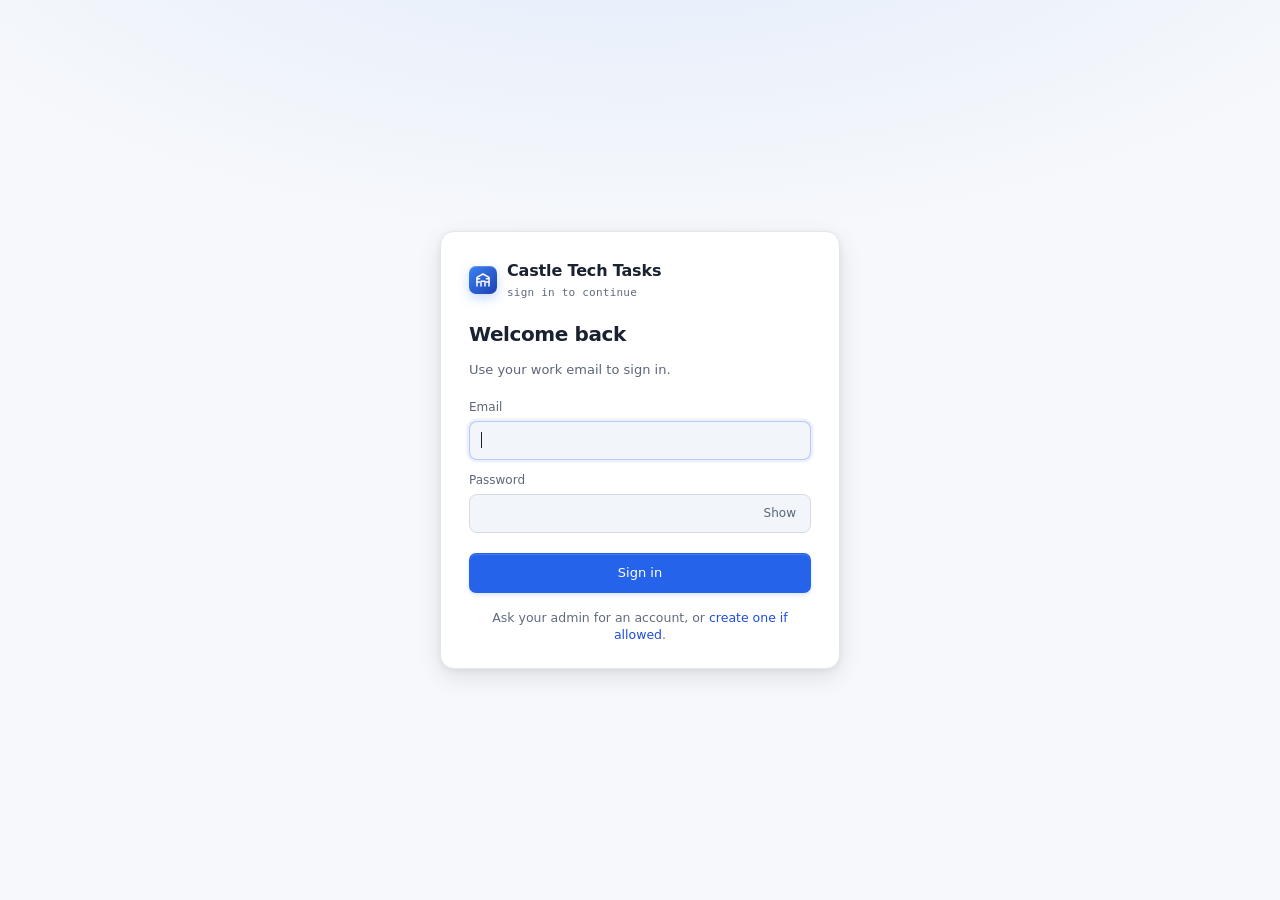
<file: index.html>
<!doctype html>
<html lang="en">
<head>
<meta charset="utf-8" />
<meta name="viewport" content="width=device-width, initial-scale=1, viewport-fit=cover" />
<!-- Content-Security-Policy (defense-in-depth on top of the safe DOM builder /
     Markdown renderer). 'unsafe-inline' scripts are needed for the pre-paint
     theme script + SW registration below; the font origins are the only allowed
     third parties. connect-src 'self' keeps XHR/fetch same-origin. -->
<meta http-equiv="Content-Security-Policy" content="default-src 'self'; script-src 'self' 'unsafe-inline'; style-src 'self' 'unsafe-inline' https://fonts.googleapis.com; font-src 'self' https://fonts.gstatic.com data:; img-src 'self' data: blob:; connect-src 'self'; base-uri 'self'; form-action 'self'; object-src 'none'" />
<title>Castle Tech Tasks</title>
<meta name="theme-color" content="#F6F8FB" media="(prefers-color-scheme: light)" />
<meta name="theme-color" content="#0B0F17" media="(prefers-color-scheme: dark)" />
<meta name="theme-color" content="#0B0F17" />
<link rel="preconnect" href="https://fonts.googleapis.com">
<link rel="preconnect" href="https://fonts.gstatic.com" crossorigin>
<link href="https://fonts.googleapis.com/css2?family=Inter:wght@400;500;600;700&family=JetBrains+Mono:wght@400;500;600&display=swap" rel="stylesheet">
<link rel="stylesheet" href="assets/css/app.css?v=36">
<link rel="icon" type="image/svg+xml" href="assets/favicon.svg">
<link rel="manifest" href="manifest.json">
<link rel="apple-touch-icon" href="assets/icon.svg">
<!-- Apply the saved theme before first paint to avoid a flash of the wrong theme. -->
<script>try{var t=localStorage.getItem('pm_theme');if(t==='light'||t==='dark')document.documentElement.dataset.theme=t;}catch(e){}</script>
</head>
<body>
<div id="root"></div>

<script src="assets/js/icons.js?v=36"></script>
<script src="assets/js/api.js?v=36"></script>
<script src="assets/js/ui.js?v=36"></script>
<script src="assets/js/views/dashboard.js?v=36"></script>
<script src="assets/js/views/kanban.js?v=36"></script>
<script src="assets/js/views/list.js?v=36"></script>
<script src="assets/js/views/checklist.js?v=36"></script>
<script src="assets/js/views/calendar.js?v=36"></script>
<script src="assets/js/views/timeline.js?v=36"></script>
<script src="assets/js/views/detail.js?v=36"></script>
<script src="assets/js/views/admin-extras.js?v=36"></script>
<script src="assets/js/views/workload.js?v=36"></script>
<script src="assets/js/views/activity.js?v=36"></script>
<script src="assets/js/views/command-palette.js?v=36"></script>
<script src="assets/js/views/goals.js?v=36"></script>
<script src="assets/js/views/import.js?v=36"></script>
<script src="assets/js/app.js?v=36"></script>
<!-- PWA service worker: offline shell + fast static loads (never caches /api/). -->
<script>if('serviceWorker' in navigator){window.addEventListener('load',function(){navigator.serviceWorker.register('sw.js').catch(function(){});});}</script>
</body>
</html>
</file>
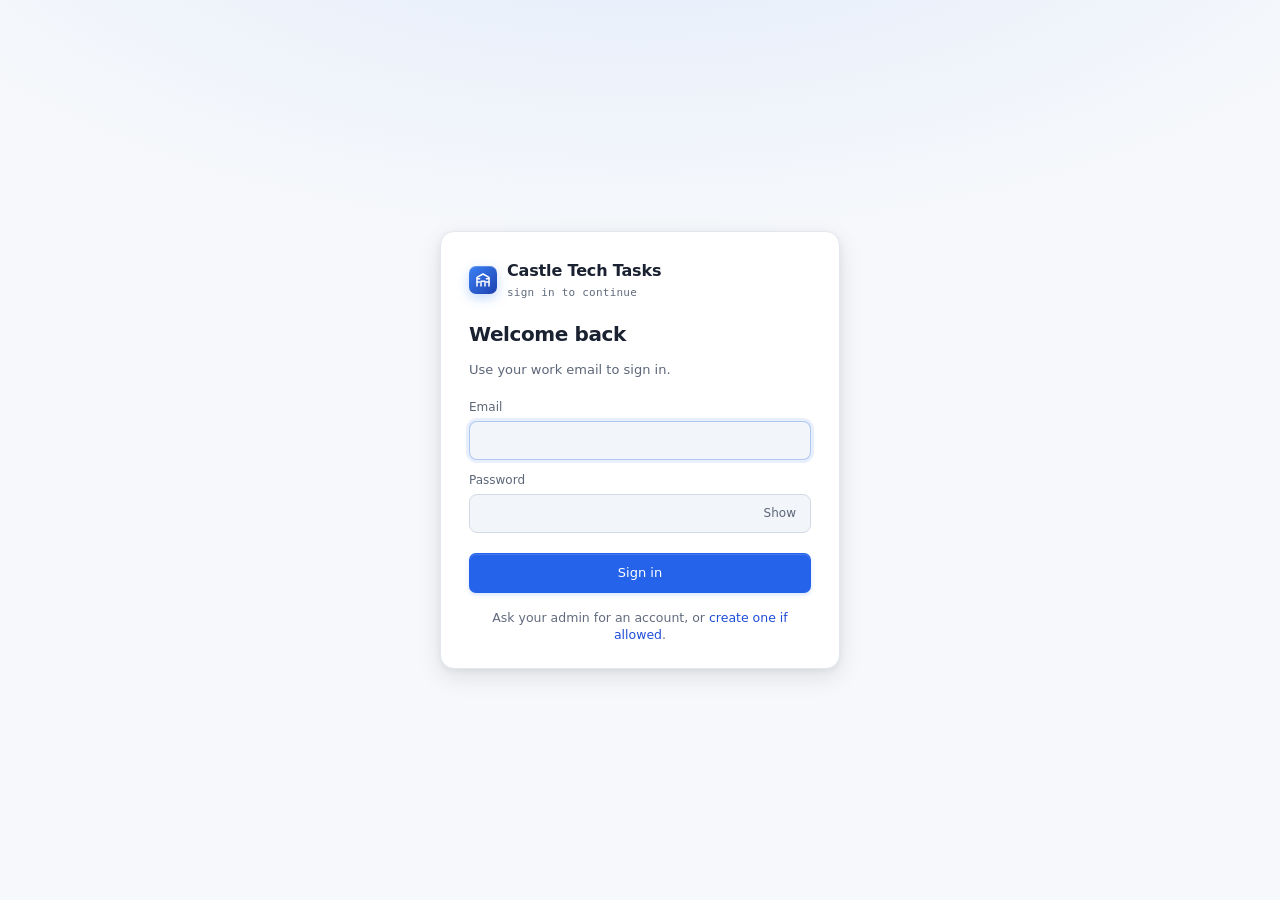
<file: login.html>
<!doctype html>
<html lang="en">
<head>
<meta charset="utf-8">
<meta name="viewport" content="width=device-width, initial-scale=1">
<meta http-equiv="Content-Security-Policy" content="default-src 'self'; script-src 'self' 'unsafe-inline'; style-src 'self' 'unsafe-inline' https://fonts.googleapis.com; font-src 'self' https://fonts.gstatic.com data:; img-src 'self' data: blob:; connect-src 'self'; base-uri 'self'; form-action 'self'; object-src 'none'">
<title>Sign in · Castle Tech Tasks</title>
<link rel="preconnect" href="https://fonts.googleapis.com">
<link rel="preconnect" href="https://fonts.gstatic.com" crossorigin>
<link href="https://fonts.googleapis.com/css2?family=Inter:wght@400;500;600;700&family=JetBrains+Mono:wght@400;500;600&display=swap" rel="stylesheet">
<link rel="stylesheet" href="assets/css/app.css?v=36">
<link rel="stylesheet" href="assets/css/auth.css?v=36">
<link rel="icon" type="image/svg+xml" href="assets/favicon.svg">
<script>try{var t=localStorage.getItem('pm_theme');if(t==='light'||t==='dark')document.documentElement.dataset.theme=t;}catch(e){}</script>
</head>
<body class="auth-body">
<form class="auth-card" id="login-form">
    <div class="auth-brand">
        <div class="brand-mark">
            <svg viewBox="0 0 24 24" fill="none" stroke="white" stroke-width="2.2" stroke-linecap="round" stroke-linejoin="round">
                <path d="M3 21V8l9-5 9 5v13"/><path d="M9 21v-7h6v7"/><path d="M3 10h4M17 10h4M3 15h4M17 15h4"/>
            </svg>
        </div>
        <div>
            <div class="brand-name">Castle Tech Tasks</div>
            <div class="brand-sub">sign in to continue</div>
        </div>
    </div>
    <h1>Welcome back</h1>
    <p class="sub">Use your work email to sign in.</p>

    <div id="err" class="auth-err" style="display:none" role="alert" aria-live="polite"></div>

    <div class="field">
        <label for="email">Email</label>
        <input id="email" name="email" type="email" autocomplete="username" autofocus required>
    </div>
    <div class="field">
        <label for="password">Password</label>
        <div class="field-row">
            <input id="password" name="password" type="password" autocomplete="current-password" required>
            <button type="button" class="toggle-pass" id="toggle-password" aria-label="Show password">Show</button>
        </div>
    </div>

    <button class="btn btn-primary" type="submit" id="submit">Sign in</button>

    <div class="auth-foot">
        <span id="register-hint">Ask your admin for an account, or <a href="register.html">create one if allowed</a>.</span>
    </div>
</form>

<script src="assets/js/api.js?v=36"></script>
<script>
(async () => {
    // Already signed in? bounce.
    try {
        const r = await API.me();
        if (r.user) { location.replace('index.html'); return; }
        const hint = document.getElementById('register-hint');
        if (hint) {
            hint.textContent = r.allow_public_register
                ? ''
                : 'Ask your admin for an account — public registration is disabled.';
            if (r.allow_public_register) {
                hint.innerHTML = 'No account? <a href="register.html">Create one</a>.';
            }
        }
    } catch {}
})();

const form = document.getElementById('login-form');
const err  = document.getElementById('err');
const btn  = document.getElementById('submit');
const pass = document.getElementById('password');
const passToggle = document.getElementById('toggle-password');
passToggle?.addEventListener('click', () => {
    const showing = pass.type === 'text';
    pass.type = showing ? 'password' : 'text';
    passToggle.textContent = showing ? 'Show' : 'Hide';
    passToggle.setAttribute('aria-label', showing ? 'Show password' : 'Hide password');
});
form.addEventListener('submit', async (e) => {
    e.preventDefault();
    err.style.display = 'none';
    btn.disabled = true; btn.textContent = 'Signing in…';
    try {
        await API.login(form.email.value.trim(), form.password.value);
        location.replace('index.html');
    } catch (ex) {
        err.textContent = ex.message || 'Login failed';
        err.style.display = '';
        btn.disabled = false;
        btn.textContent = 'Sign in';
    }
});
</script>
</body>
</html>
</file>
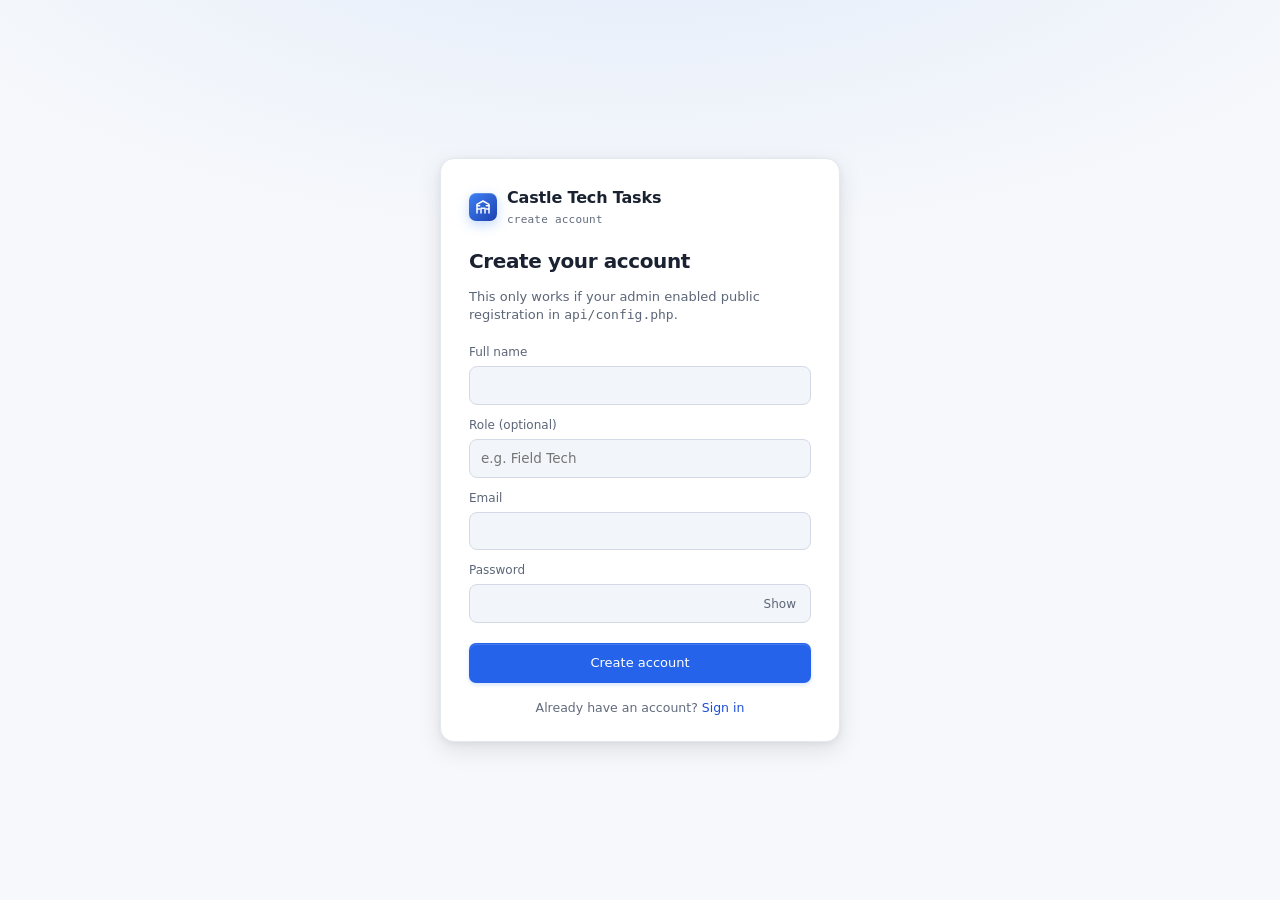
<file: register.html>
<!doctype html>
<html lang="en">
<head>
<meta charset="utf-8">
<meta name="viewport" content="width=device-width, initial-scale=1">
<meta http-equiv="Content-Security-Policy" content="default-src 'self'; script-src 'self' 'unsafe-inline'; style-src 'self' 'unsafe-inline' https://fonts.googleapis.com; font-src 'self' https://fonts.gstatic.com data:; img-src 'self' data: blob:; connect-src 'self'; base-uri 'self'; form-action 'self'; object-src 'none'">
<title>Register · Castle Tech Tasks</title>
<link rel="preconnect" href="https://fonts.googleapis.com">
<link rel="preconnect" href="https://fonts.gstatic.com" crossorigin>
<link href="https://fonts.googleapis.com/css2?family=Inter:wght@400;500;600;700&family=JetBrains+Mono:wght@400;500;600&display=swap" rel="stylesheet">
<link rel="stylesheet" href="assets/css/app.css?v=36">
<link rel="stylesheet" href="assets/css/auth.css?v=36">
<link rel="icon" type="image/svg+xml" href="assets/favicon.svg">
<script>try{var t=localStorage.getItem('pm_theme');if(t==='light'||t==='dark')document.documentElement.dataset.theme=t;}catch(e){}</script>
</head>
<body class="auth-body">
<form class="auth-card" id="reg-form">
    <div class="auth-brand">
        <div class="brand-mark">
            <svg viewBox="0 0 24 24" fill="none" stroke="white" stroke-width="2.2" stroke-linecap="round" stroke-linejoin="round">
                <path d="M3 21V8l9-5 9 5v13"/><path d="M9 21v-7h6v7"/><path d="M3 10h4M17 10h4M3 15h4M17 15h4"/>
            </svg>
        </div>
        <div>
            <div class="brand-name">Castle Tech Tasks</div>
            <div class="brand-sub">create account</div>
        </div>
    </div>
    <h1>Create your account</h1>
    <p class="sub">This only works if your admin enabled public registration in <code>api/config.php</code>.</p>

    <div id="err" class="auth-err" style="display:none" role="alert" aria-live="polite"></div>

    <div class="field"><label for="name">Full name</label><input id="name" name="name" type="text" required></div>
    <div class="field"><label for="role">Role (optional)</label><input id="role" name="role" type="text" placeholder="e.g. Field Tech"></div>
    <div class="field"><label for="email">Email</label><input id="email" name="email" type="email" autocomplete="username" required></div>
    <div class="field">
        <label for="password">Password</label>
        <div class="field-row">
            <input id="password" name="password" type="password" autocomplete="new-password" minlength="8" required>
            <button type="button" class="toggle-pass" id="toggle-password" aria-label="Show password">Show</button>
        </div>
    </div>

    <button class="btn btn-primary" type="submit" id="submit">Create account</button>
    <div class="auth-foot">Already have an account? <a href="login.html">Sign in</a></div>
</form>

<script src="assets/js/api.js?v=36"></script>
<script>
async function gateRegister() {
    try {
        const r = await API.me();
        if (r.user) { return; } // signed-in admins can use this to create users
        if (!r.allow_public_register) {
            document.getElementById('err').textContent =
                'Registration is disabled. Ask a Castle Tech admin to create your account.';
            document.getElementById('err').style.display = '';
            for (const el of form.querySelectorAll('input, button')) el.disabled = true;
        }
    } catch (_) {
        // If the me endpoint fails, preserve current behavior and let submit
        // surface the API-side error message.
    }
}

const form = document.getElementById('reg-form');
const err  = document.getElementById('err');
const btn  = document.getElementById('submit');
const pass = document.getElementById('password');
const passToggle = document.getElementById('toggle-password');
passToggle?.addEventListener('click', () => {
    const showing = pass.type === 'text';
    pass.type = showing ? 'password' : 'text';
    passToggle.textContent = showing ? 'Show' : 'Hide';
    passToggle.setAttribute('aria-label', showing ? 'Show password' : 'Hide password');
});
gateRegister();
form.addEventListener('submit', async (e) => {
    e.preventDefault();
    err.style.display = 'none';
    btn.disabled = true; btn.textContent = 'Creating…';
    try {
        await API.register({
            name: form.name.value.trim(),
            role: form.role.value.trim(),
            email: form.email.value.trim(),
            password: form.password.value,
        });
        location.replace('index.html');
    } catch (ex) {
        err.textContent = ex.message || 'Registration failed';
        err.style.display = '';
        btn.disabled = false;
        btn.textContent = 'Create account';
    }
});
</script>
</body>
</html>
</file>
<file: assets/css/app.css>
/* ---------- TOKENS ---------- */
:root{
  /* Theme native form controls (checkbox, select list, date/number spinners,
     autofill) so they match the dark surface by default instead of rendering
     light-on-dark. Flipped to `light` in the light-theme roots below. */
  color-scheme: dark;
  /* surfaces, warm-cool neutral with slight blue tilt */
  --bg-0: #0B0F17;        /* app background */
  --bg-1: #10151F;        /* sidebar */
  --bg-2: #151B27;        /* panels */
  --bg-3: #1B2230;        /* cards */
  --bg-4: #232B3C;        /* hover */
  --bg-5: #2D3649;        /* pressed / strong hover */
  --line: #222B3B;
  --line-2: #2B354A;

  --fg-0: #E8ECF4;
  --fg-1: #C6CDDC;
  --fg-2: #8A94A8;
  --fg-3: #828DA2;        /* WCAG-AA (~4.7:1) on cards while staying below fg-2 */
  --fg-4: #6B7488;        /* lifted from #434B5C (2:1) so placeholder text is legible */

  /* accent (blue) */
  --acc-0: #3B82F6;
  --acc-1: #60A5FA;
  --acc-2: #1E40AF;
  --acc-soft: rgba(59,130,246,0.12);
  --acc-border: rgba(59,130,246,0.35);

  /* statuses */
  --green: #22C55E;
  --green-soft: rgba(34,197,94,0.14);
  --green-fg: #86EFAC;
  --amber: #F59E0B;
  --amber-soft: rgba(245,158,11,0.14);
  --amber-fg: #FCD34D;
  --red: #EF4444;
  --red-soft: rgba(239,68,68,0.14);
  --red-fg: #FCA5A5;
  --violet: #A855F7;
  --violet-soft: rgba(168,85,247,0.14);
  --violet-fg: #D8B4FE;
  --cyan: #06B6D4;
  --cyan-soft: rgba(6,182,212,0.14);
  --cyan-fg: #67E8F9;
  --pink: #EC4899;
  --pink-soft: rgba(236,72,153,0.14);
  --pink-fg: #F9A8D4;

  --radius-sm: 6px;
  --radius: 10px;
  --radius-lg: 14px;

  /* spacing scale */
  --sp-1: 4px;
  --sp-2: 8px;
  --sp-3: 12px;
  --sp-4: 16px;
  --sp-5: 20px;
  --sp-6: 24px;

  /* type scale */
  --fs-xs: 11px;
  --fs-sm: 12px;
  --fs-md: 13px;
  --fs-base: 14px;
  --fs-lg: 16px;
  --fs-xl: 20px;
  --fs-2xl: 30px;
  --fw-normal: 400;
  --fw-medium: 500;
  --fw-semibold: 600;
  --fw-bold: 700;

  /* motion */
  --ease: cubic-bezier(0.2, 0, 0, 1);
  --dur-fast: 120ms;
  --dur: 160ms;

  --shadow-1: 0 1px 0 rgba(255,255,255,0.03) inset, 0 1px 2px rgba(0,0,0,0.4);
  --shadow-2: 0 8px 24px rgba(0,0,0,0.35), 0 2px 6px rgba(0,0,0,0.25);
  --shadow-pop: 0 16px 40px rgba(0,0,0,0.55), 0 2px 8px rgba(0,0,0,0.4);

  --font-sans: 'Inter', -apple-system, system-ui, sans-serif;
  --font-mono: 'JetBrains Mono', ui-monospace, Menlo, monospace;
}

/* ---------- LIGHT THEME ---------- */
/* Explicit opt-in via data-theme (lead sets this from localStorage). */
:root[data-theme="light"]{
  color-scheme: light;
  --bg-0: #F6F8FB;        /* app background */
  --bg-1: #FFFFFF;        /* sidebar */
  --bg-2: #FFFFFF;        /* panels */
  --bg-3: #F2F5F9;        /* cards */
  --bg-4: #E7ECF3;        /* hover */
  --bg-5: #DBE2EC;        /* pressed / strong hover */
  --line: #E3E8EF;
  --line-2: #D3DAE5;

  --fg-0: #1A2231;
  --fg-1: #353F52;
  --fg-2: #5C6678;
  --fg-3: #616B7D;        /* AA (~5.3:1) on white, still secondary to fg-2 */
  --fg-4: #6B7688;        /* lifted from #98A1B2 (2.7:1) to ~AA for placeholder text */

  --acc-0: #2563EB;
  --acc-1: #1D4ED8;
  --acc-2: #93C5FD;
  --acc-soft: rgba(37,99,235,0.10);
  --acc-border: rgba(37,99,235,0.32);

  --green: #16A34A;
  --green-soft: rgba(22,163,74,0.12);
  --green-fg: #15803D;
  --amber: #D97706;
  --amber-soft: rgba(217,119,6,0.13);
  --amber-fg: #B45309;
  --red: #DC2626;
  --red-soft: rgba(220,38,38,0.11);
  --red-fg: #B91C1C;
  --violet: #9333EA;
  --violet-soft: rgba(147,51,234,0.11);
  --violet-fg: #7E22CE;
  --cyan: #0891B2;
  --cyan-soft: rgba(8,145,178,0.12);
  --cyan-fg: #0E7490;
  --pink: #DB2777;
  --pink-soft: rgba(219,39,119,0.11);
  --pink-fg: #BE185D;

  --shadow-1: 0 1px 0 rgba(255,255,255,0.6) inset, 0 1px 2px rgba(15,23,42,0.08);
  --shadow-2: 0 8px 24px rgba(15,23,42,0.10), 0 2px 6px rgba(15,23,42,0.06);
  --shadow-pop: 0 16px 40px rgba(15,23,42,0.18), 0 2px 8px rgba(15,23,42,0.10);
}

/* Follow OS preference only when no explicit data-theme is set. */
@media (prefers-color-scheme: light){
  :root:not([data-theme]){
    color-scheme: light;
    --bg-0: #F6F8FB;
    --bg-1: #FFFFFF;
    --bg-2: #FFFFFF;
    --bg-3: #F2F5F9;
    --bg-4: #E7ECF3;
    --bg-5: #DBE2EC;
    --line: #E3E8EF;
    --line-2: #D3DAE5;

    --fg-0: #1A2231;
    --fg-1: #353F52;
    --fg-2: #5C6678;
    --fg-3: #616B7D;
    --fg-4: #6B7688;

    --acc-0: #2563EB;
    --acc-1: #1D4ED8;
    --acc-2: #93C5FD;
    --acc-soft: rgba(37,99,235,0.10);
    --acc-border: rgba(37,99,235,0.32);

    --green: #16A34A;
    --green-soft: rgba(22,163,74,0.12);
    --green-fg: #15803D;
    --amber: #D97706;
    --amber-soft: rgba(217,119,6,0.13);
    --amber-fg: #B45309;
    --red: #DC2626;
    --red-soft: rgba(220,38,38,0.11);
    --red-fg: #B91C1C;
    --violet: #9333EA;
    --violet-soft: rgba(147,51,234,0.11);
    --violet-fg: #7E22CE;
    --cyan: #0891B2;
    --cyan-soft: rgba(8,145,178,0.12);
    --cyan-fg: #0E7490;
    --pink: #DB2777;
    --pink-soft: rgba(219,39,119,0.11);
    --pink-fg: #BE185D;

    --shadow-1: 0 1px 0 rgba(255,255,255,0.6) inset, 0 1px 2px rgba(15,23,42,0.08);
    --shadow-2: 0 8px 24px rgba(15,23,42,0.10), 0 2px 6px rgba(15,23,42,0.06);
    --shadow-pop: 0 16px 40px rgba(15,23,42,0.18), 0 2px 8px rgba(15,23,42,0.10);
  }
}

*, *::before, *::after { box-sizing: border-box; }
html, body { margin:0; padding:0; background: var(--bg-0); color: var(--fg-0); font-family: var(--font-sans); font-size: 14px; line-height: 1.4; -webkit-font-smoothing: antialiased; }
body { min-height: 100vh; min-height: 100dvh; overflow: hidden; }
/* App-shell scrolling: the document itself never scrolls (on any size), so the
   chrome stays put and exactly one element owns each scroll axis. `overscroll-
   behavior: none` on the root also suppresses the rubber-band / pull-to-refresh
   that made the whole page feel loose on touch. */
html { overscroll-behavior: none; }
/* The grey flash Android paints over every tap reads as a rendering glitch on
   a UI this dense; the components below all provide their own :active state. */
* { -webkit-tap-highlight-color: transparent; }
button { font: inherit; color: inherit; background: none; border: 0; cursor: pointer; padding: 0; }
input, textarea { font: inherit; color: inherit; }
button:disabled,
input:disabled,
textarea:disabled { cursor: not-allowed; opacity: 0.65; }
button:focus-visible,
input:focus-visible,
textarea:focus-visible,
[tabindex]:focus-visible {
  outline: 2px solid var(--acc-1);
  outline-offset: 2px;
}
/* ::selection is defined once, globally, further down in the polish section
   (var(--acc-border) for legible selection in both themes). */
::-webkit-scrollbar { width: 10px; height: 10px; }
::-webkit-scrollbar-track { background: transparent; }
::-webkit-scrollbar-thumb { background: var(--bg-4); border-radius: 10px; border: 2px solid transparent; background-clip: padding-box; }
::-webkit-scrollbar-thumb:hover { background: var(--bg-5); background-clip: padding-box; border: 2px solid transparent; }

/* ---------- LAYOUT ---------- */
/* dvh, not vh: on mobile browsers 100vh is the *large* viewport (as if the URL
   bar were collapsed), so a vh-sized shell runs a toolbar's worth of height off
   the bottom of the screen — which is what put the bottom nav and the last rows
   of every list out of reach. dvh tracks the visible viewport; vh stays as the
   fallback for browsers without it. */
.app { display: grid; grid-template-columns: 248px 1fr; height: 100vh; height: 100dvh; width: 100%; overflow: hidden; }

/* SIDEBAR */
.sidebar { background: var(--bg-1); border-right: 1px solid var(--line); display: flex; flex-direction: column; min-height: 0; }
.brand { display: flex; align-items: center; gap: 10px; padding: 18px 16px 16px; }
.brand-mark {
  width: 28px; height: 28px; border-radius: 7px;
  background: linear-gradient(135deg, #3B82F6 0%, #1E40AF 100%);
  display: grid; place-items: center; color: white;
  box-shadow: 0 4px 12px rgba(59,130,246,0.3), inset 0 1px 0 rgba(255,255,255,0.2);
  position: relative;
}
.brand-mark svg { width: 16px; height: 16px; }
.brand-name { font-weight: 700; letter-spacing: -0.01em; font-size: 14.5px; }
.brand-sub { font-size: 11px; color: var(--fg-3); font-family: var(--font-mono); margin-top: 1px; letter-spacing: 0.02em; }

.workspace-switcher {
  margin: 4px 10px 10px; padding: 8px 10px; border-radius: 8px;
  display: flex; align-items: center; gap: 10px; cursor: pointer;
  border: 1px solid transparent;
}
.workspace-switcher:hover { background: var(--bg-2); border-color: var(--line-2); }
.ws-avatar { width: 24px; height: 24px; border-radius: 6px; background: linear-gradient(135deg, #64748B, #334155); display:grid; place-items:center; font-weight:600; font-size: 11px; color: white; }
.ws-name { font-size: 13px; font-weight: 500; flex: 1; }
.ws-chev { color: var(--fg-3); }

.nav-section { padding: 4px 10px; }
.nav-label { font-size: 10.5px; letter-spacing: 0.08em; text-transform: uppercase; color: var(--fg-3); padding: 10px 10px 6px; font-weight: 600; display:flex; align-items:center; justify-content:space-between; }
.nav-label .add { opacity: 0; transition: opacity 0.15s; color: var(--fg-2); width: 16px; height: 16px; display:grid; place-items:center; border-radius: 4px; cursor: pointer; }
.nav-section:hover .add { opacity: 1; }
.nav-label .add:hover { background: var(--bg-3); color: var(--fg-0); }

.nav-item {
  display: flex; align-items: center; gap: 10px;
  padding: 7px 10px; border-radius: 7px; color: var(--fg-1);
  font-size: 13px; cursor: pointer; user-select: none;
  position: relative;
  transition: background var(--dur-fast) var(--ease), color var(--dur-fast) var(--ease);
}
.nav-item:hover { background: var(--bg-2); color: var(--fg-0); }
.nav-item.active { background: var(--acc-soft); color: var(--fg-0); }
.nav-item.active::before {
  content:''; position: absolute; left: -10px; top: 50%; transform: translateY(-50%);
  width: 3px; height: 18px; background: var(--acc-0); border-radius: 0 3px 3px 0;
}
.nav-item .icon { width: 16px; height: 16px; color: var(--fg-2); flex-shrink: 0; }
.nav-item.active .icon { color: var(--acc-1); }
.nav-item .count { margin-left: auto; font-size: 11px; color: var(--fg-3); font-family: var(--font-mono); }
.nav-item .dot { width:8px; height: 8px; border-radius: 50%; margin-left: auto; }

.nav-proj { display: flex; align-items: center; gap: 10px; padding: 6px 10px; border-radius: 7px; color: var(--fg-1); font-size: 13px; cursor: pointer; transition: background var(--dur-fast) var(--ease), color var(--dur-fast) var(--ease); }
.nav-proj:hover { background: var(--bg-2); color: var(--fg-0); }
.nav-proj.active { background: var(--acc-soft); color: var(--fg-0); }
.nav-proj .proj-dot { width: 10px; height: 10px; border-radius: 3px; flex-shrink: 0; }
.nav-proj .proj-name { flex:1; overflow: hidden; text-overflow: ellipsis; white-space: nowrap; }
.nav-proj .proj-count { font-size: 11px; color: var(--fg-3); font-family: var(--font-mono); }

.sidebar-scroll { overflow-y: auto; flex: 1; padding-bottom: 8px; }

.sidebar-footer { padding: 10px; border-top: 1px solid var(--line); display: flex; align-items: center; gap: 10px; }
.avatar { width: 28px; height: 28px; border-radius: 50%; display: grid; place-items: center; font-size: 11px; font-weight: 600; color: white; flex-shrink: 0; background-size: cover; background-position: center; }
.me { font-size: 12.5px; font-weight: 500; }
.me-role { font-size: 11px; color: var(--fg-3); }

/* MAIN */
.main { display: flex; flex-direction: column; min-width: 0; min-height: 0; }
.topbar {
  height: 52px; border-bottom: 1px solid var(--line); padding: 0 20px;
  display: flex; align-items: center; gap: 14px; background: var(--bg-0);
}
.crumbs { display: flex; align-items: center; gap: 8px; font-size: 13px; color: var(--fg-2); }
.crumbs .sep { color: var(--fg-4); }
.crumbs .cur { color: var(--fg-0); font-weight: 600; }

.search {
  margin-left: auto; display: flex; align-items: center; gap: 8px;
  background: var(--bg-2); border: 1px solid var(--line); border-radius: 8px;
  padding: 6px 10px; width: min(320px, 44vw); min-width: 170px; transition: all 0.15s;
  overflow: hidden;
}
.search:focus-within { border-color: var(--acc-border); background: var(--bg-3); box-shadow: 0 0 0 3px var(--acc-soft); }
/* min-width:0 lets the input shrink with the box on narrow screens (its
   intrinsic ~174px otherwise overflows under the topbar buttons). */
.search input { flex:1; min-width: 0; background: none; border: 0; outline: none; font-size: 13px; color: var(--fg-0); }
.search input::placeholder { color: var(--fg-3); }
.search .kbd { font-family: var(--font-mono); font-size: 10.5px; color: var(--fg-3); background: var(--bg-3); border: 1px solid var(--line-2); padding: 1px 5px; border-radius: 4px; }
.search:focus-within .kbd { display: none; }

.icon-btn { width: 32px; height: 32px; border-radius: 7px; display: grid; place-items: center; color: var(--fg-2); position: relative; flex-shrink: 0; }
.icon-btn:hover { background: var(--bg-2); color: var(--fg-0); }
.icon-btn .icon { width: 16px; height: 16px; }
.icon-btn.sm { width: 22px; height: 22px; }

.btn {
  display: inline-flex; align-items: center; gap: 6px; padding: 6px 12px;
  border-radius: 7px; font-size: 13px; font-weight: 500;
  transition: all 0.12s; border: 1px solid transparent;
}
.btn-primary { background: var(--acc-0); color: white; box-shadow: 0 1px 0 rgba(255,255,255,0.15) inset, 0 2px 4px rgba(59,130,246,0.2); }
.btn-primary:hover { background: var(--acc-1); transform: translateY(-0.5px); }
.btn-primary:active { transform: translateY(0); }
.btn-primary:disabled { opacity: 0.55; cursor: not-allowed; transform: none; }
.btn-ghost { color: var(--fg-1); border-color: var(--line-2); background: var(--bg-2); }
.btn-ghost:hover { background: var(--bg-3); color: var(--fg-0); }
.btn-muted { color: var(--fg-1); background: transparent; }
.btn-muted:hover { background: var(--bg-2); color: var(--fg-0); }
/* Destructive primary — used by confirmDialog({danger:true}) and the delete
   actions in the list/drawer. Without this the "Delete" button rendered as bare
   text and read as less prominent than the ghost "Cancel" beside it. */
.btn-danger { background: var(--red); color: #fff; box-shadow: 0 1px 0 rgba(255,255,255,0.15) inset, 0 2px 4px rgba(239,68,68,0.22); }
.btn-danger:hover { filter: brightness(1.08); transform: translateY(-0.5px); }
.btn-danger:active { transform: translateY(0); }
.btn-danger:disabled { opacity: 0.55; cursor: not-allowed; transform: none; filter: none; }

/* Form field atom used by the comment composer (mentionTextarea), promptDialog,
   and other inputs built in JS. These carried the class names `.input` /
   `.mention-input` but had no rule, so they fell back to the native control —
   near-white text (color:inherit) on the browser's white field = invisible in
   the default dark theme. Drive them off the tokens like the rest of the app. */
.input, .mention-input {
  width: 100%; background: var(--bg-3); color: var(--fg-0);
  border: 1px solid var(--line-2); border-radius: var(--radius-sm);
  padding: 8px 10px; font: inherit; outline: none;
  transition: border-color var(--dur-fast) var(--ease), box-shadow var(--dur-fast) var(--ease);
}
.input:focus, .mention-input:focus { border-color: var(--acc-border); box-shadow: 0 0 0 3px var(--acc-soft); }
.input::placeholder, .mention-input::placeholder { color: var(--fg-4); }

/* View switcher tabs */
.view-tabs { display: flex; gap: 2px; background: var(--bg-2); padding: 3px; border-radius: 8px; border: 1px solid var(--line); flex-shrink: 0; }
.view-tab { padding: 5px 11px; border-radius: 6px; font-size: 12.5px; color: var(--fg-2); display: flex; align-items: center; gap: 6px; font-weight: 500; white-space: nowrap; }
.view-tab:hover { color: var(--fg-0); }
.view-tab.active { background: var(--bg-4); color: var(--fg-0); box-shadow: 0 1px 2px rgba(0,0,0,0.2); }
.view-tab .icon { width: 14px; height: 14px; }
.view-tab-label { display: inline; }

/* Filters row — must never push content off-screen. It wraps to a second line
   when the view tabs + filter pills don't fit, and the tabs collapse to
   icon-only on narrower viewports (labels move to the tooltip). */
.filters {
  padding: 12px 20px; display: flex; align-items: center; gap: 10px;
  border-bottom: 1px solid var(--line); flex-shrink: 0;
  flex-wrap: wrap; row-gap: 10px;
}
.filters-sep { width: 1px; height: 20px; background: var(--line); margin: 0 4px; }

/* Keep the labelled view tabs on laptop/desktop widths — they're the primary
   navigation and icons alone hurt discoverability. When the 9 tabs + filter
   pills don't fit on one line the row wraps gracefully (flex-wrap above) into a
   clean two-row toolbar. Only on genuinely narrow (tablet/small-window) widths
   do we drop the tab text; the icon + tooltip + aria-label still carry meaning. */
@media (max-width: 1024px) {
  .view-tab-label { display: none; }
  .view-tab { padding: 6px 8px; }
  .filters-sep { display: none; }
}
/* Very narrow desktop windows: let the tab strip scroll rather than force wrap. */
@media (max-width: 640px) {
  .view-tabs { overflow-x: auto; max-width: 100%; -webkit-overflow-scrolling: touch; }
}

.chip {
  display: inline-flex; align-items: center; gap: 6px;
  padding: 4px 10px; border-radius: 999px; font-size: 12px; font-weight: 500;
  background: var(--bg-3); color: var(--fg-1); border: 1px solid var(--line-2);
  cursor: pointer;
  transition: background var(--dur-fast) var(--ease), color var(--dur-fast) var(--ease), border-color var(--dur-fast) var(--ease);
}
.chip:hover { background: var(--bg-4); }
.chip .icon { width: 12px; height: 12px; color: var(--fg-3); }
.chip.active { background: var(--acc-soft); color: var(--acc-1); border-color: var(--acc-border); }
.chip.active .icon { color: var(--acc-1); }

.filter-pill {
  display: inline-flex; align-items: center; gap: 6px;
  padding: 5px 10px; border-radius: 8px; font-size: 12.5px;
  background: var(--bg-2); color: var(--fg-1); border: 1px dashed var(--line-2);
}
.filter-pill:hover { background: var(--bg-3); border-style: solid; }
.filter-pill .icon { width: 12px; height: 12px; }
/* Each filter control carries both a short label ("Project") and its current
   value ("All projects"). In the toolbar it shows one of them: the category
   name while nothing is selected, the value once something is ("Labels" ->
   "2 labels"). In the phone Filters sheet both show, value pushed right. */
.filter-pill .fs-value { display: none; }
.filter-pill.show-value .fs-label { display: none; }
.filter-pill.show-value .fs-value { display: inline; }
.filter-pill .fs-label, .filter-pill .fs-value { white-space: nowrap; }
.filter-pill .fs-icon { flex-shrink: 0; }

/* content area — the app's single vertical scroller. `contain` stops a flick
   that reaches the end from chaining into the document (and, on iOS, into the
   browser's own overscroll). */
.content {
  flex: 1; min-height: 0; overflow: auto; position: relative;
  overscroll-behavior-y: contain; -webkit-overflow-scrolling: touch;
}

/* ---------- TAGS / BADGES ---------- */
.tag { display: inline-flex; align-items: center; gap: 5px; padding: 2px 8px; border-radius: 5px; font-size: 11.5px; font-weight: 500; letter-spacing: 0.01em; }
.tag.green { background: var(--green-soft); color: var(--green-fg); }
.tag.amber { background: var(--amber-soft); color: var(--amber-fg); }
.tag.red { background: var(--red-soft); color: var(--red-fg); }
.tag.violet { background: var(--violet-soft); color: var(--violet-fg); }
.tag.cyan { background: var(--cyan-soft); color: var(--cyan-fg); }
.tag.pink { background: var(--pink-soft); color: var(--pink-fg); }
.tag.blue { background: var(--acc-soft); color: var(--acc-1); }
.tag.slate { background: var(--bg-4); color: var(--fg-1); }
.tag.small { font-size: 10.5px; padding: 1px 6px; }

.prio { display: inline-flex; align-items: center; gap: 5px; font-size: 12px; }
.prio.p0 { color: var(--red-fg); }
.prio.p1 { color: var(--amber-fg); }
.prio.p2 { color: var(--acc-1); }
.prio.p3 { color: var(--fg-2); }

/* ---------- AVATARS ---------- */
.av-stack { display: flex; }
.av-stack .avatar { width: 22px; height: 22px; font-size: 10px; border: 2px solid var(--bg-3); margin-left: -6px; box-shadow: 0 0 0 0 transparent; }
.av-stack .avatar:first-child { margin-left: 0; }
.av-more { width: 22px; height: 22px; border-radius: 50%; background: var(--bg-4); color: var(--fg-1); display:grid; place-items:center; font-size: 10px; font-weight: 600; border: 2px solid var(--bg-3); margin-left: -6px; }

/* ---------- POPOVER BASE ---------- */
/* `fixed`, not `absolute`: openPopover() places it from getBoundingClientRect()
   (viewport coordinates), which only matches an absolutely-positioned element
   while the document scroll offset is 0. */
.popover {
  position: fixed; z-index: 100; background: var(--bg-2);
  border: 1px solid var(--line-2); border-radius: 10px;
  box-shadow: var(--shadow-pop); padding: 6px;
  min-width: 220px; overflow-y: auto; overscroll-behavior: contain;
  animation: scaleIn 0.12s ease-out; transform-origin: top left;
}
.popover-header { font-size: 11px; color: var(--fg-3); letter-spacing: 0.06em; text-transform: uppercase; padding: 8px 10px 6px; font-weight: 600; }
.pop-item { display:flex; align-items: center; gap: 10px; padding: 7px 10px; border-radius: 6px; cursor:pointer; font-size: 13px; transition: background var(--dur-fast) var(--ease), color var(--dur-fast) var(--ease); }
.pop-item:hover { background: var(--bg-3); }
.pop-item.selected { background: var(--acc-soft); color: var(--acc-1); }
.pop-item .check { margin-left: auto; opacity: 0; color: var(--acc-1); }
.pop-item.selected .check { opacity: 1; }
.pop-search { padding: 2px; }
.pop-search input { width: 100%; background: var(--bg-3); border: 1px solid var(--line-2); border-radius: 7px; padding: 7px 10px; outline: none; font-size: 13px; }
.pop-search input:focus { border-color: var(--acc-border); box-shadow: 0 0 0 3px var(--acc-soft); }

/* ---------- Modals / drawers ---------- */
.scrim { position: fixed; inset: 0; background: rgba(0,0,0,0.5); z-index: 70; animation: fadeIn 0.15s; }
.scrim.light { background: rgba(0,0,0,0.4); }

.modal {
  position: fixed; top: 18%; left: 50%; transform: translateX(-50%);
  width: 560px; max-width: calc(100vw - 40px);
  background: var(--bg-2); border: 1px solid var(--line-2); border-radius: var(--radius-lg);
  box-shadow: var(--shadow-pop); z-index: 71; animation: scaleIn 0.15s;
}
.modal-head { padding: 18px 20px 10px; border-bottom: 1px solid var(--line); }
.modal-head-label { font-size: 11px; color: var(--fg-3); letter-spacing: 0.06em; text-transform: uppercase; font-weight: 600; margin-bottom: 10px; }
.modal-title-input { width: 100%; background: transparent; border: none; outline: none; font-size: 17px; font-weight: 500; color: var(--fg-0); }
.modal-body { padding: 14px; display: flex; flex-wrap: wrap; gap: 8px; }
.modal-foot { display: flex; justify-content: space-between; align-items: center; padding: 10px 14px; border-top: 1px solid var(--line); }
.modal-foot .hint { font-size: 11.5px; color: var(--fg-3); }
.modal-foot .kbd-inline { font-family: var(--font-mono); background: var(--bg-3); padding: 1px 5px; border-radius: 4px; border: 1px solid var(--line-2); }

.drawer {
  position: fixed; top: 0; right: 0; bottom: 0; width: 520px; max-width: 100vw;
  background: var(--bg-2); border-left: 1px solid var(--line);
  z-index: 72; display: flex; flex-direction: column;
  animation: slideInRight 0.2s ease-out; box-shadow: var(--shadow-pop);
}
.drawer-head { padding: 14px 18px; display: flex; align-items: center; gap: 10px; border-bottom: 1px solid var(--line); }
.drawer-body { flex: 1; overflow-y: auto; padding: 18px 20px 30px; }

@media (max-width: 768px) {
  .drawer { width: 100vw; border-left: none; }
  .drawer-head { padding: 12px 14px; }
  .drawer-body { padding: 14px 14px 22px; }
}

/* Dialogs built by ui.js modal() (confirm/prompt — class "modal dialog") can be
   launched from inside the task drawer (z 72): lift the dialog and its own
   scrim above it, or the drawer paints over the dialog's Save/Delete buttons.
   Only the scrim modal() renders (the .dialog's previous sibling) is raised —
   the bare .scrim stays at 70 so the drawer's own scrim keeps sitting UNDER
   the drawer. Still below the mobile nav (85/90) and .popover (100). */
.modal.dialog { z-index: 74; }
.scrim:has(+ .modal.dialog) { z-index: 73; }

/* ---------- Generic card (dashboard) ---------- */
.card { background: var(--bg-2); border: 1px solid var(--line); border-radius: var(--radius-lg); overflow: hidden; transition: border-color var(--dur) var(--ease), box-shadow var(--dur) var(--ease), transform var(--dur) var(--ease); }
.card:hover { border-color: var(--line-2); box-shadow: var(--shadow-2); transform: translateY(-1px); }
.card-head { padding: 14px 16px 10px; display: flex; justify-content: space-between; align-items: flex-start; }
.card-head h3 { font-size: 14px; font-weight: 600; letter-spacing: -0.01em; margin: 0; }
.card-head .sub { font-size: 12px; color: var(--fg-3); margin-top: 2px; }

/* ---------- List view ---------- */
.list-wrap { background: var(--bg-2); border: 1px solid var(--line); border-radius: var(--radius-lg); overflow: hidden; }
.list-header, .list-row {
  display: grid;
  grid-template-columns: 64px 60px 1fr 140px 120px 110px 110px 80px 50px;
  padding: 10px 14px; align-items: center;
}
.list-header { border-bottom: 1px solid var(--line); font-size: 11px; color: var(--fg-3); letter-spacing: 0.06em; text-transform: uppercase; font-weight: 600; background: var(--bg-1); }
.list-group-head { display: flex; align-items: center; gap: 8px; padding: 10px 14px; background: var(--bg-1); cursor: pointer; border-top: 1px solid var(--line); border-bottom: 1px solid var(--line); }
.list-row { border-top: 1px solid var(--line); background: var(--bg-2); cursor: pointer; font-size: 13px; transition: background var(--dur-fast) var(--ease), box-shadow var(--dur-fast) var(--ease); position: relative; }
.list-row:hover { background: var(--bg-3); box-shadow: inset 3px 0 0 var(--acc-border), var(--shadow-1); z-index: 1; }
.list-row.done .title { text-decoration: line-through; color: var(--fg-3); }
.segmented { display: flex; align-items: center; gap: 6px; background: var(--bg-2); border: 1px solid var(--line); padding: 3px; border-radius: 8px; }
.segmented-label { font-size: 11.5px; color: var(--fg-3); padding: 0 6px; font-weight: 500; }
.segmented button { padding: 4px 10px; border-radius: 6px; font-size: 12px; color: var(--fg-2); font-weight: 500; }
.segmented button.active { background: var(--bg-4); color: var(--fg-0); }

/* ---------- Kanban ---------- */
.kb-board { display: flex; gap: 14px; padding: 20px; align-items: flex-start; min-height: 100%; overflow-x: auto; }
.kb-col { width: 300px; flex-shrink: 0; display: flex; flex-direction: column; max-height: calc(100vh - 180px); max-height: calc(100dvh - 180px); }
.kb-col-head {
  padding: 10px 12px; display: flex; align-items: center; gap: 8px;
  background: var(--bg-2); border: 1px solid var(--line);
  border-radius: 10px 10px 0 0; border-bottom: none;
  transition: all 0.15s;
}
.kb-col-head.drag-over { background: var(--bg-3); border-color: var(--acc-border); }
.kb-col-body {
  flex: 1; overflow-y: auto; padding: 8px;
  background: var(--bg-1); border: 1px solid var(--line);
  border-top: none; border-radius: 0 0 10px 10px;
  display: flex; flex-direction: column; gap: 8px;
  transition: all 0.15s; min-height: 100px;
}
.kb-col-body.drag-over { background: rgba(59,130,246,0.04); border-color: var(--acc-border); }
.kb-card {
  background: var(--bg-3); border: 1px solid var(--line-2); border-radius: 8px;
  padding: 10px; cursor: pointer; position: relative;
  transition: border-color 0.15s, transform 0.15s, box-shadow 0.15s;
}
.kb-card:hover { border-color: var(--acc-border); box-shadow: var(--shadow-2); }
.kb-card.dragging { opacity: 0.4; transform: scale(0.98); }
.kb-card-strip { position: absolute; top: 0; left: 0; right: 0; height: 2px; border-radius: 8px 8px 0 0; }

/* ---------- Checklist ---------- */
.checklist-wrap { max-width: 820px; margin: 0 auto; padding: 24px 24px 60px; }
.checkbox {
  width: 16px; height: 16px; border-radius: 4px;
  border: 1.5px solid var(--fg-4); background: transparent;
  display: grid; place-items: center; transition: all 0.15s; cursor: pointer;
}
.checkbox.checked { border-color: var(--green); background: var(--green); }
.checkbox svg { stroke: white; }

/* ---------- Calendar ---------- */
/* overflow-y:auto (not hidden): a 6-week month at 110px/cell overruns common
   laptop heights and nothing else scrolls the grid — hidden made the last
   week's chips unreachable. */
.cal-grid { display: grid; grid-template-columns: repeat(7, 1fr); border: 1px solid var(--line); border-radius: var(--radius-lg); overflow-y: auto; overflow-x: hidden; background: var(--bg-2); flex: 1; min-height: 0; }
.cal-dow { position: sticky; top: 0; z-index: 2; padding: 10px 12px; font-size: 10.5px; color: var(--fg-3); font-weight: 600; letter-spacing: 0.06em; border-bottom: 1px solid var(--line); background: var(--bg-1); }
.cal-cell { min-height: 110px; padding: 6px; display: flex; flex-direction: column; gap: 3px; min-width: 0; }
.cal-cell:not(:nth-child(7n)):not(.last-row) { border-right: 1px solid var(--line); }
.cal-cell.not-in-month { background: var(--bg-1); opacity: 0.55; }
.cal-daynum { font-size: 11.5px; font-weight: 600; width: 20px; height: 20px; border-radius: 5px; display: grid; place-items: center; color: var(--fg-1); }
/* Weekday abbreviation beside the date — only needed by the phone agenda; the
   month grid's column headers already carry it. */
.cal-daylabel { display: none; }
.cal-daynum.today { background: var(--acc-0); color: white; }
.cal-cell.not-in-month .cal-daynum { color: var(--fg-4); }
.cal-event { font-size: 11px; padding: 3px 6px; border-radius: 4px; cursor: pointer; overflow: hidden; white-space: nowrap; font-weight: 500; display: flex; align-items: center; min-width: 0; min-height: 20px; flex-shrink: 0; transition: filter var(--dur-fast) var(--ease), transform var(--dur-fast) var(--ease); }
.cal-event:hover { filter: brightness(1.12); transform: translateY(-0.5px); }
.cal-event .icon { flex-shrink: 0; }
.cal-event.done { text-decoration: line-through; opacity: 0.55; }

/* ---------- Animations ---------- */
@keyframes slideInRight { from { transform: translateX(20px); opacity: 0; } to { transform: translateX(0); opacity: 1; } }
@keyframes fadeIn { from { opacity: 0; } to { opacity: 1; } }
@keyframes scaleIn { from { transform: scale(0.96); opacity: 0; } to { transform: scale(1); opacity: 1; } }
@keyframes popIn { 0% { transform: scale(0.8); opacity: 0; } 60% { transform: scale(1.05); } 100% { transform: scale(1); opacity: 1; } }

.spin { animation: spin 0.8s linear infinite; }
@keyframes spin { to { transform: rotate(360deg); } }

/* ---------- misc ---------- */
.empty { color: var(--fg-3); font-size: 13px; padding: 40px 20px; text-align: center; }
.hstack { display: flex; align-items: center; gap: 8px; }
.vstack { display: flex; flex-direction: column; gap: 4px; }
.hide { display: none !important; }
.mono { font-family: var(--font-mono); }
.notif-dot { position: absolute; top: 6px; right: 6px; width: 6px; height: 6px; border-radius: 50%; background: var(--red); }

.toast-host { position: fixed; bottom: 20px; right: 20px; display: flex; flex-direction: column; gap: 8px; z-index: 1000; }
.toast { background: var(--bg-3); border: 1px solid var(--line-2); color: var(--fg-0); padding: 10px 14px; border-radius: 8px; font-size: 13px; box-shadow: var(--shadow-2); animation: slideInRight 0.15s; max-width: 320px; }
.toast.error { border-color: rgba(239,68,68,0.4); color: var(--red-fg); }
.toast.success { border-color: rgba(34,197,94,0.4); color: var(--green-fg); }
.toast .toast-action {
  margin-left: 10px; padding: 2px 10px; border-radius: 6px; font-size: 12px; font-weight: 600;
  color: var(--acc-1); background: var(--acc-soft); border: 1px solid var(--acc-border); cursor: pointer;
}
.toast .toast-action:hover { background: var(--acc-border); color: var(--fg-0); }

/* Banner shown when active filters hide every task on a board view */
.filter-blank-note {
  display: flex; align-items: center; justify-content: center; gap: 10px;
  margin: 14px 20px 0; padding: 10px 14px; border-radius: 10px;
  background: var(--amber-soft); border: 1px solid rgba(245,158,11,0.35);
  color: var(--amber-fg); font-size: 13px; flex-shrink: 0;
}
.filter-blank-note .icon { flex-shrink: 0; }

/* Running-timer chip in the topbar */
.timer-chip {
  display: inline-flex; align-items: center; gap: 7px; padding: 5px 10px;
  border-radius: 999px; font-size: 12px; font-weight: 600; cursor: pointer;
  background: var(--green-soft); color: var(--green-fg); border: 1px solid rgba(34,197,94,0.4);
  max-width: 260px; white-space: nowrap;
}
.timer-chip .timer-elapsed { font-family: var(--font-mono); }
.timer-chip .timer-title { overflow: hidden; text-overflow: ellipsis; min-width: 0; font-weight: 500; }
.timer-chip .timer-stop {
  width: 18px; height: 18px; border-radius: 50%; display: grid; place-items: center;
  background: var(--green); color: #fff; flex-shrink: 0; cursor: pointer;
}
.timer-chip .timer-stop:hover { filter: brightness(1.15); }
@media (max-width: 980px) { .timer-chip .timer-title { display: none; } }

/* ---------- Settings modal (admin) ---------- */
.settings-modal {
  position: fixed; top: 5vh; left: 50%; transform: translateX(-50%);
  width: 960px; max-width: calc(100vw - 40px); height: 90vh;
  background: var(--bg-2); border: 1px solid var(--line-2); border-radius: var(--radius-lg);
  box-shadow: var(--shadow-pop); z-index: 71;
  display: flex; flex-direction: column; animation: scaleIn 0.15s;
}
.settings-head { display: flex; align-items: center; gap: 10px; padding: 14px 18px; border-bottom: 1px solid var(--line); }
.settings-head > .icon { color: var(--fg-2); }
.settings-title { font-size: 15px; font-weight: 600; flex: 1; }
.settings-layout { display: grid; grid-template-columns: 180px 1fr; flex: 1; min-height: 0; }
.settings-tabs {
  display: flex; flex-direction: column; gap: 2px; padding: 12px 10px;
  border-right: 1px solid var(--line); background: var(--bg-1);
  overflow-y: auto; min-height: 0;
}
.settings-tab {
  display: flex; align-items: center; gap: 8px; padding: 7px 10px;
  border-radius: 6px; color: var(--fg-1); font-size: 13px;
  font-weight: 500; text-align: left;
}
.settings-tab:hover { background: var(--bg-2); }
.settings-tab.active { background: var(--acc-soft); color: var(--acc-1); }
.settings-tab.active .icon { color: var(--acc-1); }
.settings-tab .icon { color: var(--fg-2); }
.settings-body { overflow: auto; padding: 20px 24px; min-height: 0; min-width: 0; }

.settings-section-head {
  display: flex; align-items: flex-start; justify-content: space-between;
  margin-bottom: 14px; gap: 14px;
}
.settings-section-head h3 { font-size: 15px; font-weight: 600; margin: 0; letter-spacing: -0.01em; }
.settings-section-head .sub { font-size: 12px; color: var(--fg-3); margin-top: 2px; max-width: 520px; }

.settings-list {
  background: var(--bg-3); border: 1px solid var(--line);
  border-radius: 10px; overflow: hidden;
}
.settings-row {
  display: flex; align-items: center; gap: 12px;
  padding: 10px 14px; border-top: 1px solid var(--line); font-size: 13px;
}
.settings-row:first-child { border-top: none; }
.settings-row.archived { opacity: 0.65; }
.settings-row .row-main { flex: 1; min-width: 0; display: flex; flex-direction: column; gap: 3px; }
.settings-row .row-title { font-weight: 500; color: var(--fg-0); display: flex; align-items: center; gap: 8px; }
.settings-row .row-meta { font-size: 11.5px; color: var(--fg-3); display: flex; align-items: center; gap: 10px; flex-wrap: wrap; }
.settings-row .row-actions { display: flex; gap: 4px; flex-shrink: 0; }

.settings-form {
  background: var(--bg-3); border: 1px solid var(--acc-border);
  border-radius: 10px; padding: 14px; margin-bottom: 14px;
  display: grid; grid-template-columns: 1fr 1fr; gap: 12px;
}
.settings-form .full { grid-column: 1 / -1; }
.settings-form label {
  display: block; font-size: 11.5px; color: var(--fg-3);
  font-weight: 500; margin-bottom: 4px; letter-spacing: 0.02em;
}
.settings-form input[type=text], .settings-form input[type=number],
.settings-form input[type=date], .settings-form input[type=password],
.settings-form select, .settings-form textarea {
  width: 100%; background: var(--bg-2); border: 1px solid var(--line-2);
  border-radius: 7px; padding: 7px 10px; color: var(--fg-0);
  outline: none; font-size: 13px; font-family: inherit;
}
.settings-form input:focus, .settings-form select:focus, .settings-form textarea:focus {
  border-color: var(--acc-border); box-shadow: 0 0 0 3px var(--acc-soft);
}
.settings-form textarea { resize: vertical; min-height: 60px; }
.settings-form .form-foot { grid-column: 1 / -1; display: flex; justify-content: flex-end; align-items: center; gap: 8px; }
.settings-form .form-foot .err { color: var(--red-fg); font-size: 12px; margin-right: auto; }
.settings-form .palette { display: flex; gap: 6px; flex-wrap: wrap; }
.settings-form .swatch {
  width: 24px; height: 24px; border-radius: 5px;
  border: 2px solid transparent; outline: 1px solid var(--line-2);
  cursor: pointer;
}
.settings-form .swatch.on { border-color: var(--fg-0); }
.settings-form .swatch.named { padding: 0; }
.settings-form .hint { font-size: 11.5px; color: var(--fg-3); margin-top: 4px; }

.settings-form .check-grid {
  display: grid; grid-template-columns: 1fr 1fr; gap: 6px 18px; align-items: center;
}
.settings-form .check-row { display: flex; align-items: center; gap: 8px; font-size: 13px; color: var(--fg-1); cursor: pointer; }
.settings-form .check-row input { width: auto; }

.toggle-switch {
  width: 34px; height: 20px; background: var(--bg-4); border-radius: 20px;
  position: relative; cursor: pointer; flex-shrink: 0; transition: background 0.15s;
}
.toggle-switch::after {
  content: ''; position: absolute; top: 2px; left: 2px;
  width: 16px; height: 16px; border-radius: 50%;
  background: var(--fg-1); transition: transform 0.15s;
}
.toggle-switch.on { background: var(--acc-0); }
.toggle-switch.on::after { transform: translateX(14px); background: white; }

.pill {
  display: inline-block; padding: 1px 7px; border-radius: 999px;
  background: var(--bg-4); color: var(--fg-2); font-size: 10.5px; font-weight: 600;
  letter-spacing: 0.04em; text-transform: uppercase;
}
.pill.warn { background: var(--amber-soft); color: var(--amber-fg); }
.pill.err  { background: var(--red-soft); color: var(--red-fg); }
.pill.ok   { background: var(--green-soft); color: var(--green-fg); }
.pill.muted{ background: var(--bg-4); color: var(--fg-3); }

.settings-status { display: flex; gap: 10px; align-items: center; font-size: 12px; color: var(--fg-3); margin-top: 8px; }
.settings-status.err { color: var(--red-fg); }

/* ===================================================================
   V2 COMPONENTS — notifications, timeline, deps, time, reactions,
   custom fields, mentions, milestones, drag, empty states, density.
   All token-based + themable.
   =================================================================== */

/* ---------- Notifications ---------- */
.badge-count {
  position: absolute; top: 2px; right: 2px;
  min-width: 16px; height: 16px; padding: 0 4px;
  border-radius: 999px; background: var(--red); color: #fff;
  font-size: var(--fs-xs); font-weight: var(--fw-bold); line-height: 16px;
  text-align: center; box-shadow: 0 0 0 2px var(--bg-0);
  font-family: var(--font-mono);
}
.notif-panel {
  width: min(380px, calc(100vw - 24px)); max-height: min(70vh, 560px);
  display: flex; flex-direction: column; overflow: hidden;
  background: var(--bg-2); border: 1px solid var(--line-2);
  border-radius: var(--radius-lg); box-shadow: var(--shadow-pop);
  animation: scaleIn var(--dur) var(--ease); transform-origin: top right;
}
/* The panel is portalled inside openPopover's .popover shell — it must lay out
   in-flow there (no self-positioning, or the shell renders as an empty pill
   above it). Collapse the doubled chrome: -6px cancels the shell's padding so
   the head divider and rows run edge to edge inside the shell's border. */
.popover > .notif-panel {
  margin: -6px; border: none; box-shadow: none;
  border-radius: calc(var(--radius) - 1px); animation: none;
}
.notif-panel-head {
  display: flex; align-items: center; gap: var(--sp-2);
  padding: var(--sp-3) var(--sp-4); border-bottom: 1px solid var(--line);
}
.notif-panel-head .title { font-size: var(--fs-md); font-weight: var(--fw-semibold); flex: 1; }
.notif-panel-body { overflow-y: auto; flex: 1; }
.notif-panel-empty { padding: 32px var(--sp-4); text-align: center; color: var(--fg-3); font-size: var(--fs-md); }
.notif-item {
  display: flex; align-items: flex-start; gap: var(--sp-3);
  padding: var(--sp-3) var(--sp-4); cursor: pointer;
  border-bottom: 1px solid var(--line); position: relative;
  transition: background var(--dur-fast) var(--ease);
}
.notif-item:last-child { border-bottom: none; }
.notif-item:hover { background: var(--bg-3); }
.notif-item .notif-main { flex: 1; min-width: 0; display: flex; flex-direction: column; gap: 2px; }
.notif-item .notif-body { font-size: var(--fs-md); color: var(--fg-1); line-height: 1.4; }
.notif-item .notif-time { font-size: var(--fs-xs); color: var(--fg-3); font-family: var(--font-mono); }
.notif-item.unread { background: var(--acc-soft); }
.notif-item.unread:hover { background: var(--bg-4); }
.notif-item.unread::before {
  content: ''; position: absolute; left: 6px; top: 50%; transform: translateY(-50%);
  width: 6px; height: 6px; border-radius: 50%; background: var(--acc-0);
}
.notif-item.unread .notif-body { color: var(--fg-0); font-weight: var(--fw-medium); }

/* ---------- Timeline / Gantt ---------- */
.timeline {
  display: flex; flex-direction: column; min-width: 0;
  background: var(--bg-2); border: 1px solid var(--line);
  border-radius: var(--radius-lg); overflow: hidden;
}
.tl-axis {
  display: flex; align-items: stretch;
  border-bottom: 1px solid var(--line); background: var(--bg-1);
  font-size: var(--fs-xs); color: var(--fg-3); font-weight: var(--fw-semibold);
  letter-spacing: 0.04em; position: sticky; top: 0; z-index: 2;
}
.tl-axis .tl-axis-cell {
  flex: 1; padding: var(--sp-2) var(--sp-1); text-align: center;
  border-left: 1px solid var(--line); min-width: 0;
}
.tl-axis .tl-axis-cell:first-child { border-left: none; }
.tl-axis .tl-axis-cell.is-today { color: var(--acc-1); background: var(--acc-soft); }
.tl-row {
  display: grid; grid-template-columns: 200px 1fr; align-items: center;
  border-top: 1px solid var(--line); min-height: 38px;
  transition: background var(--dur-fast) var(--ease);
}
.tl-row:hover { background: var(--bg-3); }
.tl-row .tl-label {
  padding: var(--sp-2) var(--sp-3); font-size: var(--fs-md); color: var(--fg-1);
  overflow: hidden; text-overflow: ellipsis; white-space: nowrap;
  border-right: 1px solid var(--line);
}
.tl-row.tl-group .tl-label { font-weight: var(--fw-semibold); color: var(--fg-0); }
.tl-row.tl-group { background: var(--bg-1); }
.tl-grid {
  position: relative; height: 100%; min-height: 38px;
  background-image: linear-gradient(to right, var(--line) 1px, transparent 1px);
  background-size: calc(100% / 7) 100%;
}
.tl-bar {
  position: absolute; top: 50%; transform: translateY(-50%);
  height: 22px; border-radius: var(--radius-sm);
  background: var(--acc-soft); border: 1px solid var(--acc-border);
  color: var(--acc-1); font-size: var(--fs-xs); font-weight: var(--fw-medium);
  display: flex; align-items: center; padding: 0 var(--sp-2);
  overflow: hidden; white-space: nowrap; cursor: grab; user-select: none;
  transition: filter var(--dur-fast) var(--ease), box-shadow var(--dur-fast) var(--ease);
}
.tl-bar:hover { filter: brightness(1.1); box-shadow: var(--shadow-1); }
.tl-bar:active { cursor: grabbing; }
.tl-bar.green  { background: var(--green-soft);  border-color: var(--green);  color: var(--green-fg); }
.tl-bar.amber  { background: var(--amber-soft);  border-color: var(--amber);  color: var(--amber-fg); }
.tl-bar.red    { background: var(--red-soft);    border-color: var(--red);    color: var(--red-fg); }
.tl-bar.violet { background: var(--violet-soft); border-color: var(--violet); color: var(--violet-fg); }
.tl-bar.cyan   { background: var(--cyan-soft);   border-color: var(--cyan);   color: var(--cyan-fg); }
.tl-bar.pink   { background: var(--pink-soft);   border-color: var(--pink);   color: var(--pink-fg); }
.tl-bar.done { opacity: 0.6; text-decoration: line-through; }
.tl-dep {
  position: absolute; height: 0; border-top: 1.5px dashed var(--fg-3);
  pointer-events: none; z-index: 1;
}
.tl-dep::after {
  content: ''; position: absolute; right: -1px; top: -3px;
  border-left: 5px solid var(--fg-3);
  border-top: 3px solid transparent; border-bottom: 3px solid transparent;
}

/* ---------- Dependencies ---------- */
.dep-pill {
  display: inline-flex; align-items: center; gap: var(--sp-1);
  padding: 3px var(--sp-2); border-radius: var(--radius-sm);
  background: var(--bg-3); border: 1px solid var(--line-2);
  color: var(--fg-1); font-size: var(--fs-sm); max-width: 100%;
  transition: border-color var(--dur-fast) var(--ease), background var(--dur-fast) var(--ease);
}
.dep-pill:hover { border-color: var(--acc-border); background: var(--bg-4); }
.dep-pill .dep-ref { font-family: var(--font-mono); font-size: var(--fs-xs); color: var(--fg-3); }
.dep-pill .dep-title { overflow: hidden; text-overflow: ellipsis; white-space: nowrap; }
.dep-pill .dep-x { color: var(--fg-3); width: 14px; height: 14px; display: grid; place-items: center; border-radius: 4px; flex-shrink: 0; }
.dep-pill .dep-x:hover { background: var(--bg-5); color: var(--fg-0); }
.dep-pill.blocked { background: var(--red-soft); border-color: var(--red); color: var(--red-fg); }
.dep-pill.blocked .dep-ref { color: var(--red-fg); }

/* ---------- Time tracking ---------- */
.time-entry {
  display: flex; align-items: center; gap: var(--sp-3);
  padding: var(--sp-2) 0; border-top: 1px solid var(--line);
  font-size: var(--fs-md);
}
.time-entry:first-child { border-top: none; }
.time-entry .te-mins { font-family: var(--font-mono); font-weight: var(--fw-semibold); color: var(--fg-0); flex-shrink: 0; }
.time-entry .te-note { flex: 1; min-width: 0; color: var(--fg-1); overflow: hidden; text-overflow: ellipsis; white-space: nowrap; }
.time-entry .te-meta { font-size: var(--fs-xs); color: var(--fg-3); font-family: var(--font-mono); flex-shrink: 0; }
.time-entry .te-x { color: var(--fg-3); width: 20px; height: 20px; display: grid; place-items: center; border-radius: var(--radius-sm); flex-shrink: 0; }
.time-entry .te-x:hover { background: var(--bg-4); color: var(--red-fg); }

/* ---------- Reactions ---------- */
.reaction {
  display: inline-flex; align-items: center; gap: var(--sp-1);
  padding: 2px var(--sp-2); border-radius: 999px;
  background: var(--bg-3); border: 1px solid var(--line-2);
  font-size: var(--fs-sm); cursor: pointer; line-height: 1.4;
  transition: background var(--dur-fast) var(--ease), border-color var(--dur-fast) var(--ease), transform var(--dur-fast) var(--ease);
}
.reaction:hover { background: var(--bg-4); transform: translateY(-0.5px); }
.reaction .reaction-count { font-size: var(--fs-xs); color: var(--fg-2); font-variant-numeric: tabular-nums; }
.reaction.mine { background: var(--acc-soft); border-color: var(--acc-border); }
.reaction.mine .reaction-count { color: var(--acc-1); }

/* ---------- Custom fields ---------- */
.cf-field { display: flex; flex-direction: column; gap: var(--sp-1); margin-bottom: var(--sp-3); }
.cf-field > label { font-size: var(--fs-xs); color: var(--fg-3); font-weight: var(--fw-medium); letter-spacing: 0.02em; }
.cf-field input[type=text], .cf-field input[type=number], .cf-field input[type=date],
.cf-field select, .cf-field textarea {
  width: 100%; background: var(--bg-3); border: 1px solid var(--line-2);
  border-radius: var(--radius-sm); padding: 6px var(--sp-2); color: var(--fg-0);
  outline: none; font-size: var(--fs-md); font-family: inherit;
  transition: border-color var(--dur-fast) var(--ease), box-shadow var(--dur-fast) var(--ease);
}
.cf-field input:focus, .cf-field select:focus, .cf-field textarea:focus {
  border-color: var(--acc-border); box-shadow: 0 0 0 3px var(--acc-soft);
}
.cf-field .cf-check { display: inline-flex; align-items: center; gap: var(--sp-2); cursor: pointer; }

/* ---------- Mentions ---------- */
.mention {
  color: var(--acc-1); background: var(--acc-soft);
  border-radius: var(--radius-sm); padding: 0 4px;
  font-weight: var(--fw-medium); white-space: nowrap;
}

/* ---------- Milestones ---------- */
.milestone-row {
  display: flex; align-items: center; gap: var(--sp-3);
  padding: var(--sp-3); border: 1px solid var(--line);
  border-radius: var(--radius); background: var(--bg-2);
  transition: border-color var(--dur-fast) var(--ease), box-shadow var(--dur-fast) var(--ease);
}
.milestone-row:hover { border-color: var(--line-2); box-shadow: var(--shadow-1); }
.milestone-row .ms-icon { color: var(--violet); flex-shrink: 0; }
.milestone-row .ms-main { flex: 1; min-width: 0; display: flex; flex-direction: column; gap: 3px; }
.milestone-row .ms-name { font-weight: var(--fw-medium); color: var(--fg-0); overflow: hidden; text-overflow: ellipsis; white-space: nowrap; }
.milestone-row .ms-meta { font-size: var(--fs-xs); color: var(--fg-3); display: flex; align-items: center; gap: var(--sp-2); flex-wrap: wrap; }
.milestone-row.done .ms-name { text-decoration: line-through; color: var(--fg-3); }
.milestone-row .ms-progress { flex: 0 0 120px; height: 6px; border-radius: 999px; background: var(--bg-4); overflow: hidden; }
.milestone-row .ms-progress > span { display: block; height: 100%; background: var(--violet); border-radius: 999px; transition: width var(--dur) var(--ease); }

/* ---------- Drag (pointer-based) ---------- */
.drag-ghost {
  position: fixed; z-index: 1100; pointer-events: none;
  opacity: 0.92; transform: rotate(1.5deg) scale(1.02);
  box-shadow: var(--shadow-pop); border-radius: var(--radius);
  cursor: grabbing; will-change: left, top;
}
.dragging { opacity: 0.4; }
body.dragging, body.dragging * { cursor: grabbing !important; user-select: none !important; }

/* ---------- Empty state CTA ---------- */
.empty-cta {
  display: flex; flex-direction: column; align-items: center; justify-content: center;
  text-align: center; gap: var(--sp-3); padding: 56px var(--sp-5);
  color: var(--fg-2); max-width: 420px; margin: 0 auto;
}
.empty-cta .empty-icon {
  width: 56px; height: 56px; border-radius: var(--radius-lg);
  display: grid; place-items: center; background: var(--bg-3);
  border: 1px solid var(--line-2); color: var(--fg-3);
}
.empty-cta .empty-icon .icon { width: 26px; height: 26px; }
.empty-cta h3 { margin: 0; font-size: var(--fs-lg); font-weight: var(--fw-semibold); color: var(--fg-0); letter-spacing: -0.01em; }
.empty-cta p { margin: 0; font-size: var(--fs-md); color: var(--fg-2); line-height: 1.5; }

/* ---------- Loading skeletons ---------- */
/* A shimmering placeholder used instead of bare "Loading…" text. Built on the
   surface tokens so it works in both themes; motion is dropped under
   prefers-reduced-motion. Use via Skeleton()/SkeletonRows() in ui.js. */
@keyframes pm-shimmer { 0% { background-position: 200% 0; } 100% { background-position: -200% 0; } }
.skeleton {
  background: linear-gradient(90deg, var(--bg-3) 25%, var(--bg-4) 37%, var(--bg-3) 63%);
  background-size: 200% 100%;
  animation: pm-shimmer 1.3s ease-in-out infinite;
  border-radius: var(--radius-sm);
}
.skeleton-line { height: 12px; margin: 8px 0; }
.skeleton-row  { height: 44px; border-radius: var(--radius); margin-bottom: 8px; }
.skeleton-card { height: 92px; border-radius: var(--radius-lg); }
.skeleton-rows { width: 100%; }
@media (prefers-reduced-motion: reduce) { .skeleton { animation: none; } }

/* ---------- Dashboard responsive grid ---------- */
.dash-grid {
  display: grid; grid-template-columns: repeat(12, 1fr);
  gap: var(--sp-4); padding: var(--sp-5);
  align-content: start;
}
.dash-grid > .col-3  { grid-column: span 3; }
.dash-grid > .col-4  { grid-column: span 4; }
.dash-grid > .col-6  { grid-column: span 6; }
.dash-grid > .col-8  { grid-column: span 8; }
.dash-grid > .col-12 { grid-column: span 12; }

/* KPI stat cards: full-width row that lays its own 4 cards out responsively so
   they never crush 4-across on a phone (the main grid collapses to 1 column on
   mobile, which the cards' own grid ignores). */
.dash-grid > .dash-stats {
  grid-column: 1 / -1;
  display: grid; grid-template-columns: repeat(4, 1fr); gap: var(--sp-5);
}
@media (max-width: 640px) {
  .dash-grid > .dash-stats { grid-template-columns: repeat(2, 1fr); gap: var(--sp-3); }
}

/* ---------- Compact density modifier ---------- */
.app.density-compact .nav-item { padding: 5px 10px; }
.app.density-compact .nav-proj { padding: 4px 10px; }
.app.density-compact .list-header,
.app.density-compact .list-row { padding: 6px 12px; }
.app.density-compact .cal-cell { min-height: 84px; padding: 4px; }
.app.density-compact .kb-card { padding: 8px; }
.app.density-compact .settings-row { padding: 7px 12px; }
.app.density-compact .time-entry { padding: 5px 0; }
.app.density-compact .notif-item { padding: var(--sp-2) var(--sp-3); }

@media (max-width: 980px) {
  /* Keep the app-shell model on mobile too. The old layout let BOTH the
     document and .content scroll, so a flick could move either one (or chain
     between them) depending on where the finger landed — the single biggest
     reason scrolling felt broken here. Now the shell is exactly one screen tall
     and .content is the only vertical scroller. */
  .app { grid-template-columns: 1fr; height: 100vh; height: 100dvh; }
  .sidebar {
    position: fixed; top: 0; left: 0; bottom: 0; width: min(84vw, 320px);
    z-index: 90; transform: translateX(-100%);
    transition: transform 0.24s var(--ease);
    box-shadow: var(--shadow-pop);
    padding-top: env(safe-area-inset-top, 0px);
    padding-left: env(safe-area-inset-left, 0px);
    will-change: transform;
  }
  .app.mobile-nav-open .sidebar { transform: translateX(0); }
  .main { min-height: 0; }
  .topbar { padding: 0 8px 0 4px; gap: 4px; }
  .crumbs { display: none; }
  .search .kbd { display: none; } /* keyboard hint is meaningless on touch */
  .mobile-nav-toggle { display: grid; flex-shrink: 0; }
  .mobile-nav-scrim { z-index: 85; border: 0; width: 100%; }

  /* Settings: stack the section rail above the body as a horizontal strip so it
     doesn't eat the narrow width. */
  .settings-layout { grid-template-columns: 1fr; grid-template-rows: auto 1fr; }
  .settings-tabs {
    flex-direction: row; overflow-x: auto; overflow-y: hidden;
    border-right: none; border-bottom: 1px solid var(--line);
    padding: 8px 10px; gap: 4px;
    scrollbar-width: none;
  }
  .settings-tabs::-webkit-scrollbar { display: none; }
  .settings-tab { white-space: nowrap; flex-shrink: 0; }
}

@media (min-width: 981px) {
  .mobile-nav-toggle { display: none; }
  .mobile-nav-scrim { display: none; }
}

/* ---------- MOBILE REFLOW: dashboard grid ----------
   The dashboard widgets set their column span via an INLINE grid-column (e.g.
   Card({gridColumn:'span 7'})), which a class-based selector can never override.
   So the reflow forces the span with !important: a clean 2-up on tablets and a
   single column on phones, with the greeting + KPI row always full width. */
@media (max-width: 980px) {
  .dash-grid {
    grid-template-columns: repeat(2, 1fr) !important;
    gap: var(--sp-3); padding: var(--sp-4);
  }
  .dash-grid > * { grid-column: span 1 !important; }
  .dash-grid > .dash-greeting,
  .dash-grid > .dash-stats { grid-column: 1 / -1 !important; }
}

@media (max-width: 720px) {
  .dash-grid {
    grid-template-columns: 1fr !important;
    gap: var(--sp-3); padding: var(--sp-3);
  }
  .dash-grid > * { grid-column: 1 / -1 !important; }
}

/* ---------- MOBILE REFLOW: list view -> stacked cards ---------- */
@media (max-width: 720px) {
  .dash-grid > [class*="col-"] { grid-column: 1 / -1; }

  /* Hide the column-headers entirely; rows become self-describing cards. */
  .list-header { display: none; }
  .list-wrap { border-radius: var(--radius); }

  .list-row {
    display: grid;
    /* auto, not a fixed track: the check cell holds grip + select + done-toggle
       (~54px) and the header that would need aligning is hidden here. */
    grid-template-columns: auto 1fr auto;
    grid-template-areas:
      "check title title";
    gap: 2px var(--sp-2);
    padding: var(--sp-3) var(--sp-3);
    align-items: start;
  }
  .list-row:hover { box-shadow: none; background: var(--bg-3); }

  /* Secondary columns collapse out of the card on phones. !important because
     .col-progress carries an inline `display:flex` from list.js, which a plain
     class rule loses to — it was leaving a stray progress bar stranded in the
     checkbox gutter of every row. */
  .list-row .col-id,
  .list-row .col-labels,
  .list-row .col-assignees,
  .list-row .col-progress,
  .list-row .col-actions { display: none !important; }

  /* Keep checkbox + title + a compact meta line (due / priority). */
  .list-row > .col-check,
  .list-row > .checkbox { grid-area: check; align-self: center; }
  .list-row > .col-title { grid-area: title; min-width: 0; font-size: var(--fs-base); }
  /* Previously all four shared `grid-area: meta`, so any two present on the same
     row (e.g. due + priority) stacked ON TOP of each other. Placing them in the
     title column with no explicit row lets the grid auto-flow each into its own
     implicit row beneath the title — no overlap. */
  .list-row > .col-due,
  .list-row > .col-priority,
  .list-row > .col-status,
  .list-row > .col-meta {
    grid-column: 2 / -1; font-size: var(--fs-sm); color: var(--fg-2);
    display: inline-flex; align-items: center; gap: var(--sp-2); flex-wrap: wrap;
  }
}

/* ---------- MOBILE: timeline label column ----------
   The timeline body already lives in an overflow:auto scroller with a min-width,
   so it scrolls horizontally on phones rather than crushing the bars. Narrow the
   200px label column so more of the actual schedule is visible before scrolling.
   (!important overrides the inline flex on the axis's first cell.) */
@media (max-width: 640px) {
  .tl-row { grid-template-columns: 128px 1fr; }
  .tl-row .tl-label { padding-left: 10px !important; }
  .tl-axis > .tl-axis-cell:first-child { flex: 0 0 128px !important; }
}

/* ---------- MOBILE REFLOW: calendar -> single-column agenda ---------- */
@media (max-width: 640px) {
  /* The whole agenda flows into .content (the page scroller) rather than being
     a fixed-height inner scroller. `height:100%` on the root came from the
     desktop month grid, which needs to fill the viewport; an agenda doesn't,
     and keeping it turned the grid into a shrink-to-fit flex container — which
     squashed every day row to 25px while its 40px event kept its size and
     painted over the next day. */
  .cal-root { height: auto !important; padding: 16px 14px 24px !important; }
  .cal-grid {
    display: flex; flex-direction: column;
    border-radius: var(--radius); overflow: visible;
    flex: 0 0 auto; min-height: 0;
  }
  .cal-dow { display: none; }
  .cal-cell.not-in-month { display: none; }
  .cal-cell {
    flex: 0 0 auto;              /* never shrink below the events inside */
    min-height: 0;
    flex-direction: row; align-items: flex-start; flex-wrap: wrap;
    gap: var(--sp-2); padding: var(--sp-3) var(--sp-4);
    border-right: none !important;
    border-top: 1px solid var(--line);
  }
  .cal-cell:first-child, .cal-cell[data-empty="1"] + .cal-cell { border-top: none; }
  /* The date sits in its own fixed-width gutter so every event lines up. */
  .cal-dayhead { flex: 0 0 56px; margin-bottom: 0 !important; align-items: baseline !important; }
  .cal-daynum { flex: 0 0 auto; }
  .cal-event {
    flex: 1 1 100%; white-space: normal; font-size: var(--fs-md);
    padding: var(--sp-2); border-radius: var(--radius-sm);
  }
  /* Nothing at all this month: say so rather than showing an empty box. */
  .cal-grid.cal-agenda-blank { border: none; }
  .cal-grid.cal-agenda-blank::after {
    content: 'Nothing scheduled this month.';
    display: block; padding: 32px 16px; text-align: center;
    color: var(--fg-3); font-size: var(--fs-md);
  }
  /* Stack the unscheduled rail under the agenda instead of squeezing beside
     it. !important beats the inline flex/border/padding from calendar.js
     (precedent: the .tl-axis-cell override above). */
  .cal-wrap { flex-direction: column; }
  .cal-rail {
    flex: 0 0 auto !important;
    overflow: visible !important;
    border-left: none !important;
    padding-left: 0 !important;
    border-top: 1px solid var(--line);
    padding-top: var(--sp-3);
  }
  .cal-rail .cal-event { flex: 0 0 auto; }
}

@media (prefers-reduced-motion: reduce) {
  *, *::before, *::after {
    animation-duration: 0.01ms !important;
    animation-iteration-count: 1 !important;
    transition-duration: 0.01ms !important;
  }
}

/* ----- Mobile bottom navigation (app-like; phones only) ----- */
.mobile-bottom-nav { display: none; }
@media (max-width: 980px) {
  .mobile-bottom-nav {
    display: flex;
    position: fixed;
    left: 0; right: 0; bottom: 0;
    z-index: 60;
    background: color-mix(in srgb, var(--bg-1) 88%, transparent);
    -webkit-backdrop-filter: saturate(180%) blur(14px);
    backdrop-filter: saturate(180%) blur(14px);
    border-top: 1px solid var(--line);
    padding: 4px 4px calc(4px + var(--safe-b));
    justify-content: space-around;
    align-items: stretch;
  }
  .mbn-item {
    flex: 1;
    display: flex; flex-direction: column; align-items: center; gap: 3px;
    background: none; border: 0; color: var(--fg-3);
    font: inherit; font-size: 10px; font-weight: var(--fw-medium, 500);
    letter-spacing: 0.01em;
    padding: 6px 2px; cursor: pointer; border-radius: var(--radius);
    transition: color var(--dur-fast) var(--ease), background var(--dur-fast) var(--ease), transform var(--dur-fast) var(--ease);
  }
  .mbn-item .icon { transition: transform var(--dur) var(--ease); }
  .mbn-item.active { color: var(--acc-1); }
  .mbn-item.active .icon { transform: translateY(-1px); }
  .mbn-item:active { background: var(--bg-3); transform: scale(0.94); }
  /* The "New" action reads as the primary create affordance, not a peer tab. */
  .mbn-item.mbn-new .icon {
    background: var(--acc-0); color: #fff; border-radius: 999px;
    width: 30px; height: 30px; padding: 5px;
    box-shadow: 0 2px 8px rgba(59,130,246,0.35);
  }
  .mbn-item.mbn-new { color: var(--fg-2); }
  /* keep scrollable content clear of the fixed bar */
  .content { padding-bottom: calc(var(--mbn-h) + var(--safe-b)); }
}

/* ----- Rendered Markdown (descriptions & comments) ----- */
.md { font-size: var(--fs-md, 13px); line-height: 1.5; color: var(--fg-1); word-break: break-word; }
.md p { margin: 0 0 var(--sp-2, 8px); }
.md p:last-child { margin-bottom: 0; }
.md ul { margin: 0 0 var(--sp-2, 8px); padding-left: var(--sp-5, 20px); }
.md li { margin: 1px 0; }
.md a { color: var(--acc-1); text-decoration: none; }
.md a:hover { text-decoration: underline; }
.md code {
  font-family: var(--font-mono); font-size: 0.92em;
  background: var(--bg-3); border: 1px solid var(--line);
  border-radius: var(--radius-sm); padding: 1px 5px;
}
.md strong { font-weight: var(--fw-semibold, 600); color: var(--fg-0); }

/* private-project lock in the sidebar */
.nav-proj .proj-lock { color: var(--fg-3); flex-shrink: 0; margin-left: 2px; }

/* attachment image thumbnails */
.att-thumb {
  width: 64px; height: 64px; object-fit: cover; display: block;
  border-radius: var(--radius-sm); border: 1px solid var(--line);
  background: var(--bg-3); cursor: zoom-in;
  transition: border-color var(--dur-fast) var(--ease);
}
.att-thumb:hover { border-color: var(--acc-border); }

/* ---------- Touch-target sizing (WCAG 2.5.5 / 2.5.8) ----------
   On touch devices, grow the hit area of small icon buttons and chips without
   changing their visual size on the desktop. The icon stays centered via the
   existing place-items:center, so this only expands the tappable region. */
@media (pointer: coarse) {
  .icon-btn { min-width: 40px; min-height: 40px; }
  .icon-btn.sm { min-width: 32px; min-height: 32px; }
  .chip, .reaction, .cal-event, .dp-day, .mbn-item { min-height: 32px; }
  .pop-item { min-height: 40px; }
  /* Primary nav (view tabs) + list toolbar (segmented group/sort) + buttons +
     filter pills were below the ~44px touch target the rest of the app honors.
     Grow the hit area on coarse pointers without changing the desktop look. */
  .btn, .view-tab, .filter-pill, .segmented button { min-height: 38px; }
}

/* ============================================================
   UI POLISH — refinements toward Monday/Asana-grade fit & finish.
   Grouped here so the base component rules above stay untouched.
   ============================================================ */

/* Modals (quick-add, profile): cap height and scroll the body so the
   footer's primary action is always reachable on short/landscape
   viewports. Header + footer stay pinned; only the body scrolls. */
.modal { display: flex; flex-direction: column; max-height: 78vh; max-height: 78dvh; }
.modal > .modal-head, .modal > .modal-foot { flex-shrink: 0; }
.modal > .modal-body { flex: 1 1 auto; min-height: 0; overflow-y: auto; }

/* Applied-filter cue: a set project/assignee/label filter now reads as
   active at a glance (a category table-stake in Monday/Asana/Linear),
   not only via its changed text. */
.filter-pill.active {
  background: var(--acc-soft); color: var(--acc-1);
  border-color: var(--acc-border); border-style: solid;
}
.filter-pill.active .icon { color: var(--acc-1); }

/* Collapsible list-group headers are clickable — give them the same
   hover feedback as rows/nav items so they don't read as inert. */
.list-group-head:hover { background: var(--bg-2); }

/* Text selection was a ~10%-alpha wash (barely visible); make it legible
   in both themes. */
::selection { background: var(--acc-border); color: var(--fg-0); }

/* Firefox scrollbar theming to match the tuned WebKit scrollbars above. */
* { scrollbar-width: thin; scrollbar-color: var(--bg-4) transparent; }

/* Topbar primary actions collapse to icon-only on phones so the bar never
   overflows horizontally. The labels survive as title + aria-label, and
   both actions are also reachable in the mobile bottom-nav. */
@media (max-width: 640px) {
  .topbar-action .btn-label { display: none; }
  .topbar-action { padding: 6px 9px; }
  .search { min-width: 120px; }
}

/* Toasts sit above the fixed mobile bottom-nav (so an Undo action and the
   nav taps never overlap) and span the width on phones. */
@media (max-width: 980px) {
  .toast-host {
    bottom: calc(var(--mbn-h) + 10px + var(--safe-b));
    left: 12px; right: 12px;
  }
  .toast { max-width: none; }
}

/* ==========================================================================
   MOBILE UI/UX LAYER
   --------------------------------------------------------------------------
   Everything below is about making the phone experience a first-class one
   rather than a squeezed desktop. Four themes run through it:

     1. SCROLLING. One scroller per axis, `overscroll-behavior: contain` at
        every boundary, and no `touch-action: none` on anything bigger than a
        drag grip (see makeDraggable in ui.js).
     2. CHROME BUDGET. The toolbar used to burn ~60% of a 844px screen before
        the first task. It's now a single 52px strip plus a Filters sheet.
     3. REACH & SIZE. 44px targets, 16px form text (anything smaller makes iOS
        Safari zoom the page on focus), thumb-reachable sheets.
     4. SAFE AREAS. Notch and home-indicator insets on every fixed edge.
   ========================================================================== */

:root {
  --mbn-h: 60px;                           /* mobile bottom-nav height */
  --safe-b: env(safe-area-inset-bottom, 0px);
  --safe-t: env(safe-area-inset-top, 0px);
}

/* ---------- 1. Scroll containment ---------- */
/* Every inner scroller stops its momentum at its own edge instead of handing
   the rest of the flick to whatever is behind it. */
.drawer-body, .modal-body, .settings-body, .notif-panel-body,
.kb-col-body, .cal-grid, .sidebar-scroll, .popover, .view-strip, .filters {
  overscroll-behavior: contain;
  -webkit-overflow-scrolling: touch;
}

/* Horizontal strips (view tabs, filter row, board): scrollbars are noise on
   touch, and the snap makes flicks land on a boundary rather than mid-item. */
.pm-hscroll {
  overflow-x: auto; overflow-y: hidden;
  scrollbar-width: none; -ms-overflow-style: none;
  -webkit-overflow-scrolling: touch;
  overscroll-behavior-x: contain;
  /* A soft fade at each end says "there's more this way" without a scrollbar.
     The mask is inset by the scroll position so it disappears at either end. */
  -webkit-mask-image: linear-gradient(to right, transparent 0, #000 14px, #000 calc(100% - 14px), transparent 100%);
  mask-image: linear-gradient(to right, transparent 0, #000 14px, #000 calc(100% - 14px), transparent 100%);
}
.pm-hscroll::-webkit-scrollbar { display: none; }
/* Fine pointers get a real scrollbar back — a mouse has no flick gesture and
   the fade alone doesn't tell you the track is draggable. */
@media (pointer: fine) {
  .pm-hscroll { -webkit-mask-image: none; mask-image: none; }
}

/* Long-press-to-drag targets: stop iOS raising the selection callout /
   magnifier while the press is being held, and give a clear "picked up" cue. */
.drag-source { -webkit-touch-callout: none; }
.drag-source.drag-armed {
  transform: scale(1.02);
  box-shadow: var(--shadow-pop);
  border-color: var(--acc-border);
  transition: transform var(--dur-fast) var(--ease), box-shadow var(--dur-fast) var(--ease);
}
@media (pointer: coarse) {
  /* Text selection inside a card only ever fights the long-press gesture. */
  .kb-card, .cal-event, .tl-bar, .list-row { user-select: none; }
}

/* ---------- 2. Popover-as-sheet (phones) ---------- */
/* A 220px panel anchored under a pill is a desktop idiom. On a phone the same
   content docks to the bottom of the screen: full width, under the thumb, and
   incapable of opening off-screen. */
.pop-sheet-scrim {
  position: fixed; inset: 0; z-index: 99;
  background: rgba(0,0,0,0.45); animation: fadeIn 0.15s;
}
.popover.pop-sheet {
  position: fixed; inset: auto 0 0 0;
  width: 100%; min-width: 0; max-width: none;
  max-height: min(72dvh, 560px);
  border-radius: var(--radius-lg) var(--radius-lg) 0 0;
  border-left: none; border-right: none; border-bottom: none;
  padding: 8px 8px calc(8px + var(--safe-b));
  animation: sheetUp 0.22s var(--ease);
  transform-origin: bottom center;
}
/* Grab handle — the universal "this sheet dismisses downward" affordance. */
.popover.pop-sheet::before {
  content: ''; display: block; margin: 2px auto 8px;
  width: 36px; height: 4px; border-radius: 999px; background: var(--line-2);
}
.popover.pop-sheet .pop-item { min-height: 48px; font-size: var(--fs-base); }
.popover.pop-sheet .popover-header { font-size: var(--fs-sm); padding: 10px 12px 6px; }
.popover.pop-sheet .pop-search input { font-size: 16px; padding: 11px 12px; }
@keyframes sheetUp { from { transform: translateY(100%); } to { transform: translateY(0); } }

/* ---------- 3. Form controls on touch ---------- */
/* iOS Safari zooms the viewport whenever a focused field's text is under 16px,
   and never zooms back out — the single most common way a mobile web app feels
   broken. Everything typeable goes to 16px on coarse pointers; the visual
   weight is held back with padding rather than font-size. */
@media (pointer: coarse) {
  input, textarea, select,
  .input, .mention-input,
  .search input, .pop-search input,
  .settings-form input, .settings-form select, .settings-form textarea,
  .cf-field input, .cf-field select, .cf-field textarea,
  .modal-title-input { font-size: 16px !important; }

  /* Keep the touch targets honest (WCAG 2.5.8 is 24px; 44px is the platform
     convention and what the rest of this file already aims at). */
  .nav-item, .nav-proj, .settings-tab, .list-group-head { min-height: 44px; }
  .toggle-switch { width: 44px; height: 26px; }
  .toggle-switch::after { width: 22px; height: 22px; }
  .toggle-switch.on::after { transform: translateX(18px); }
  .checkbox { width: 22px !important; height: 22px !important; }
  input[type=checkbox] { width: 20px; height: 20px; }
  .btn { padding: 8px 14px; }
}
/* Native checkboxes ship a browser-blue tick that clashes with the palette in
   both themes; accent-color puts them on the app's own accent. */
input[type=checkbox], input[type=radio] { accent-color: var(--acc-0); }

/* ==========================================================================
   PHONE + SMALL TABLET  (<= 980px)
   ========================================================================== */
@media (max-width: 980px) {

  /* ---------- Top bar ---------- */
  /* Pinned by the shell (it's a flex sibling of the single scroller), tinted
     and blurred so content scrolling under it stays legible, and extended into
     the notch inset so a PWA doesn't render behind the status bar. */
  .topbar {
    height: calc(52px + var(--safe-t));
    padding-top: var(--safe-t);
    padding-left: calc(4px + env(safe-area-inset-left, 0px));
    padding-right: calc(8px + env(safe-area-inset-right, 0px));
    background: color-mix(in srgb, var(--bg-0) 86%, transparent);
    -webkit-backdrop-filter: saturate(180%) blur(14px);
    backdrop-filter: saturate(180%) blur(14px);
    z-index: 30;
  }
  /* Current view name, shown in place of the desktop breadcrumb trail. */
  .topbar-title {
    font-size: 15px; font-weight: var(--fw-semibold); letter-spacing: -0.01em;
    color: var(--fg-0); min-width: 0; overflow: hidden;
    text-overflow: ellipsis; white-space: nowrap; margin-right: auto;
  }
  .topbar-title .topbar-title-sub {
    display: block; font-size: 11px; font-weight: var(--fw-normal);
    color: var(--fg-3); overflow: hidden; text-overflow: ellipsis; white-space: nowrap;
  }
  /* Search collapses to an icon in the bar and expands into its own full-width
     row beneath it, so it stops competing with five other controls for 390px. */
  .topbar-search-row {
    display: flex; align-items: center; gap: 8px;
    padding: 8px 12px; border-bottom: 1px solid var(--line);
    background: var(--bg-0); flex-shrink: 0;
  }
  .topbar-search-row .search { margin-left: 0; flex: 1; width: auto; min-width: 0; max-width: none; }

  /* ---------- Filter / view toolbar ---------- */
  /* Was up to four wrapped rows (~390px of a 844px screen). Now one 52px strip:
     a scroll-snapped view-tab rail plus a single Filters button whose badge
     carries the active count. Everything it replaced lives in the sheet. */
  .filters {
    padding: 6px 8px; gap: 8px;
    align-items: center;
    padding-left: calc(8px + env(safe-area-inset-left, 0px));
    padding-right: calc(8px + env(safe-area-inset-right, 0px));
    overflow: visible;
  }
  /* Tablet and landscape-phone widths keep the desktop filter pills, so the tab
     rail takes a row of its own — sharing one line with six pills squeezed it
     to a sliver. Phones (below) put the pills in a sheet and share the row. */
  .view-strip {
    flex: 1 1 100%; min-width: 0;
    scroll-snap-type: x proximity;
  }
  .view-strip .view-tabs {
    border: none; background: none; padding: 0; gap: 4px;
    width: max-content; min-width: 100%; overflow: visible;
  }
  .view-tab {
    scroll-snap-align: center; flex-shrink: 0;
    border-radius: 999px; padding: 8px 12px;
    background: var(--bg-2); border: 1px solid var(--line);
    color: var(--fg-2);
  }
  .view-tab .icon { width: 15px; height: 15px; }
  .view-tab.active {
    background: var(--acc-soft); color: var(--acc-1);
    border-color: var(--acc-border); box-shadow: none;
  }
  /* Labels are what make a pill rail scannable; the desktop rule at 1024px
     hides them for a cramped icon strip, which is worse on a phone, not better. */
  .view-strip .view-tab-label { display: inline; font-size: 12.5px; }

  .filters-trigger {
    flex-shrink: 0; position: relative;
    border-style: solid; padding: 8px 12px; border-radius: 999px;
  }
  .filters-trigger .filters-count {
    min-width: 17px; height: 17px; padding: 0 5px; border-radius: 999px;
    background: var(--acc-0); color: #fff; font-size: 10.5px;
    font-weight: var(--fw-bold); line-height: 17px; text-align: center;
    font-family: var(--font-mono);
  }
  .filters-trigger.active { background: var(--acc-soft); border-color: var(--acc-border); color: var(--acc-1); }

  /* Rows inside the Filters sheet: full-width, label left, current value right. */
  .filter-sheet { display: flex; flex-direction: column; }
  .filter-sheet-row {
    display: flex !important; align-items: center; gap: 12px; width: 100%;
    padding: 13px 4px !important; min-height: 52px;
    border: none; border-bottom: 1px solid var(--line);
    border-radius: 0; background: none !important;
    font-size: var(--fs-base) !important; color: var(--fg-1); text-align: left;
  }
  .filter-sheet-row:last-of-type { border-bottom: none; }
  .filter-sheet-row .fs-icon { color: var(--fg-3); width: 17px; height: 17px; flex-shrink: 0; }
  /* Both halves show here, whatever the toolbar chose to display. */
  .filter-sheet-row .fs-label { display: block !important; flex-shrink: 0; color: var(--fg-1); }
  .filter-sheet-row .fs-value {
    display: block !important;
    margin-left: auto; color: var(--fg-3); min-width: 0;
    overflow: hidden; text-overflow: ellipsis; white-space: nowrap;
  }
  .filter-sheet-row .fs-chev { color: var(--fg-4); flex-shrink: 0; transform: rotate(-90deg); }
  .filter-sheet-row.is-set .fs-icon { color: var(--acc-1); }
  .filter-sheet-row.is-set .fs-value { color: var(--acc-1); font-weight: var(--fw-medium); }
  .filter-sheet-row:active { background: var(--bg-3) !important; }
  .filter-sheet-foot {
    display: flex; gap: 8px; align-items: center; flex-wrap: wrap;
    padding-top: 14px; margin-top: 10px; border-top: 1px solid var(--line);
  }
  .filter-sheet-foot .filters-utilities { margin-left: 0 !important; gap: 8px; }
  .filter-sheet-foot .btn { min-height: 40px; }
  /* The sheet prints the visible-task count itself, on the left. */
  .filter-sheet-foot .filters-count-label { display: none; }
  /* "Completed tasks" is a toggle, not a drill-in — no chevron, and the value
     carries the on/off state. */
  .filter-sheet-row[aria-pressed] .fs-chev { display: none; }
  .filter-sheet-row[aria-pressed="true"] .fs-value { color: var(--acc-1); }

  /* ---------- Sidebar (slide-over) ---------- */
  .sidebar-scroll { padding-bottom: 16px; }
  .sidebar-footer { padding-bottom: calc(10px + var(--safe-b)); }
  .nav-item, .nav-proj { padding: 10px 12px; font-size: 14px; }
  .nav-item .icon { width: 18px; height: 18px; }
  .brand { padding: 16px 16px 12px; }
  .mobile-nav-scrim { background: rgba(0,0,0,0.5); }

  /* ---------- Modals become bottom sheets ---------- */
  /* A centred box that starts 18% down the screen is the wrong shape on a
     phone: the primary action lands mid-screen and the software keyboard
     covers it. Docked to the bottom, the action stays under the thumb and
     above the keyboard. */
  .modal {
    top: auto; bottom: 0; left: 0; right: 0;
    transform: none; width: 100%; max-width: 100%;
    border-radius: var(--radius-lg) var(--radius-lg) 0 0;
    border-left: none; border-right: none; border-bottom: none;
    max-height: 92dvh;
    animation: sheetUp 0.22s var(--ease);
  }
  .modal::before {
    content: ''; display: block; margin: 8px auto 0;
    width: 36px; height: 4px; border-radius: 999px; background: var(--line-2);
    flex-shrink: 0;
  }
  .modal-head { padding: 12px 16px 10px; }
  .modal-body { padding: 12px 16px; }
  .modal-foot {
    padding: 12px 16px calc(12px + var(--safe-b));
    gap: 8px;
  }
  /* Stacked, full-width actions read better than a cramped right-aligned row. */
  .modal-foot { justify-content: stretch; }
  .modal-foot .hstack { width: 100%; margin-left: 0 !important; }
  .modal-foot > .btn, .modal-foot .hstack .btn {
    flex: 1; justify-content: center; min-height: 46px; margin-left: 0 !important;
  }
  .modal-foot .hint { display: none; }

  /* ---------- Settings: full screen ---------- */
  .settings-modal {
    top: 0; left: 0; right: 0; bottom: 0;
    transform: none; width: 100%; max-width: 100%;
    height: 100dvh; border-radius: 0; border: none;
  }
  .settings-head { padding: calc(12px + var(--safe-t)) 14px 12px; }
  .settings-body { padding: 16px 14px calc(24px + var(--safe-b)); }
  .settings-form { grid-template-columns: 1fr; padding: 12px; }
  .settings-form .check-grid { grid-template-columns: 1fr; }
  /* Name on its own line, actions beneath it. Sharing one line squeezed long
     project names into a three-line column beside three buttons. */
  .settings-row { flex-wrap: wrap; gap: 8px 12px; }
  .settings-row .row-main { flex: 1 1 100%; }
  .settings-row .row-actions { margin-left: auto; flex-wrap: wrap; gap: 6px; }
  .settings-row .row-actions .btn { min-height: 38px; }
  .settings-section-head { flex-direction: column; gap: 8px; }

  /* ---------- Task drawer: full-screen sheet ---------- */
  .drawer {
    width: 100%; max-width: 100%;
    padding-top: var(--safe-t);
    animation: sheetUp 0.24s var(--ease);
  }
  /* The header must survive scrolling — Close and Delete were only reachable by
     scrolling a 1900px drawer back to the top. */
  .drawer-head {
    position: sticky; top: 0; z-index: 5;
    background: color-mix(in srgb, var(--bg-2) 92%, transparent);
    -webkit-backdrop-filter: blur(12px); backdrop-filter: blur(12px);
    padding: 10px 8px 10px 12px; gap: 6px;
  }
  /* Long project names were wrapping the header to three lines and pushing the
     action row off the top of the screen. The project name is the one part
     that may be clipped — the task ref is the task's identity, so it holds. */
  .drawer-head > span { min-width: 0; overflow: hidden; text-overflow: ellipsis; white-space: nowrap; flex-shrink: 1; }
  .drawer-head > span.mono, .drawer-head > span.chip { flex-shrink: 0; }
  .drawer-head .hstack { gap: 0; flex-shrink: 0; }
  .drawer-body { padding: 14px 16px calc(28px + var(--safe-b)); }

  /* The topbar's controls should read as one row of peers — the theme toggle
     was the only one carrying a filled, bordered button treatment. */
  .topbar .theme-toggle {
    background: none; border-color: transparent; padding: 0;
    width: 40px; height: 40px; justify-content: center;
  }

  /* ---------- Notification panel ---------- */
  .popover > .notif-panel { max-height: min(66dvh, 520px); }
  .notif-item { padding: 14px var(--sp-4); }

  /* ---------- Content padding ---------- */
  .checklist-wrap { padding: 16px 14px calc(40px + var(--mbn-h)); }
  .filter-blank-note { margin: 12px 14px 0; }
}

/* ==========================================================================
   PHONE  (<= 640px) — per-view reflow
   ========================================================================== */
@media (max-width: 640px) {

  /* One toolbar row: the tab rail shares it with the Filters button, because
     every other control has moved into that button's sheet. */
  .filters { flex-wrap: nowrap; }
  .view-strip { flex: 1 1 auto; }

  /* ---------- Kanban: full-width snapping columns ---------- */
  /* 300px columns on a 390px screen meant the first (often empty) column ate
     the whole screen and the rest were half-visible. Now one column fills the
     view with the next peeking, the board snaps between them, and the column
     body is the only vertical scroller. */
  .kb-board {
    padding: 12px 0 12px 14px;
    gap: 12px; height: 100%; align-items: stretch;
    scroll-snap-type: x mandatory;
    scroll-padding-left: 14px;
    overscroll-behavior-x: contain;
  }
  .kb-board::after { content: ''; flex: 0 0 14px; } /* trailing gutter */
  .kb-col {
    width: calc(100vw - 46px);   /* leaves a peek of the next column */
    max-width: 420px;
    max-height: none; height: 100%;
    scroll-snap-align: start;
  }
  .kb-col-head { padding: 12px; border-radius: var(--radius) var(--radius) 0 0; }
  .kb-col-body {
    border-radius: 0 0 var(--radius) var(--radius);
    padding: 10px; gap: 10px;
    overscroll-behavior-y: contain;
  }
  .kb-card { padding: 12px; border-radius: var(--radius); }
  .kb-card:active { border-color: var(--acc-border); }

  /* ---------- List: cards, not a crushed table ---------- */
  .list-toolbar {
    flex-wrap: nowrap !important;
    margin: 0 0 12px !important;
    padding-bottom: 2px;
  }
  .list-toolbar > * { flex-shrink: 0; }
  .segmented { flex-shrink: 0; }
  /* The check cell held a dead 13px grip spacer plus two similar-looking
     squares. Drop the spacer (the grip only exists in Manual sort anyway) and
     space the two checkboxes so the select box and the done toggle read as
     different controls. */
  .list-row .row-grip-spacer { display: none; }
  .list-row .col-check { gap: 12px !important; }
  /* Round for "complete this task", square for "select this row" — side by side
     at touch size, two identical squares read as a rendering bug. */
  .list-row .checkbox { border-radius: 50%; }
  .list-row { padding: 12px 14px; gap: 4px var(--sp-2); }
  .list-row .col-title { font-weight: var(--fw-medium); line-height: 1.35; }
  /* The title had `white-space: nowrap` from the desktop table, so every row
     showed one truncated line. Two lines fit the width far better. */
  .list-row .col-title > * {
    white-space: normal !important; overflow: visible !important;
    display: -webkit-box; -webkit-line-clamp: 2; -webkit-box-orient: vertical;
    overflow: hidden !important;
  }
  .list-row > .col-due,
  .list-row > .col-priority,
  .list-row > .col-status { margin-top: 2px; }
  .list-group-head { padding: 12px 14px; position: sticky; top: 0; z-index: 2; }

  /* ---------- Calendar: a real agenda ---------- */
  /* The month grid reflowed to one row per day INCLUDING empty ones, so the
     August view opened on 24 blank rows before the first task. Empty days are
     dropped outright (calendar.js marks them), leaving a dense agenda. */
  .cal-cell[data-empty="1"] { display: none; }
  .cal-cell.is-today { background: var(--acc-soft); }
  /* Weekday sits next to the date number in the left gutter. */
  .cal-daylabel {
    display: block; font-size: var(--fs-xs);
    color: var(--fg-3); font-weight: var(--fw-semibold);
    letter-spacing: 0.04em; text-transform: uppercase;
  }
  .cal-cell.is-today .cal-daylabel { color: var(--acc-1); }
  /* Multi-day segments compute a `calc(N*100% + …)` width for the 7-column
     grid; in the one-per-row agenda that overflowed and painted over the
     neighbouring day number. */
  .cal-cell .cal-event { width: auto !important; max-width: 100% !important; }
  .cal-event { padding: var(--sp-2) var(--sp-3); min-height: 40px; }
  .cal-head { flex-wrap: wrap; }

  /* ---------- Timeline ---------- */
  .tl-row { grid-template-columns: 108px 1fr; }
  .tl-axis > .tl-axis-cell:first-child { flex: 0 0 108px !important; }
  .tl-row .tl-label { font-size: var(--fs-sm); }
  .tl-bar { height: 26px; }

  /* ---------- Dashboard greeting ---------- */
  /* The greeting is a space-between row, so on a phone the two action buttons
     squeezed the text to half the width — "Good day, Seth." broke over three
     lines and the date over three more. Stack it, then the copy gets the full
     width and fits on one line each. */
  .dash-greeting {
    flex-direction: column !important;
    align-items: stretch !important;
    gap: 12px !important;
  }
  .dash-greeting h1 { font-size: clamp(19px, 5.6vw, 26px) !important; line-height: 1.15; }
  .dash-greeting > .hstack { justify-content: flex-start; }
  .dash-greeting > .hstack .btn { flex: 1; justify-content: center; white-space: nowrap; }
  .dash-grid > .dash-stats { gap: var(--sp-3); }
  .card-head { padding: 12px 14px 8px; }
  .card-head > div:last-child { flex-shrink: 0; }

  /* "Your focus" rows: title and project get the full width, the trailing meta
     wraps beneath them aligned under the title. */
  .focus-row { flex-wrap: wrap; align-items: flex-start !important; gap: 8px 10px !important; }
  .focus-row .focus-main { flex: 1 1 auto; }
  .focus-row .focus-meta { flex: 1 0 100%; padding-left: 24px; flex-wrap: wrap; }

  /* ---------- Workload / goals / activity ---------- */
  .wl-row, .goal-row { flex-wrap: wrap; }
}

/* Very narrow phones (<=360px): drop the tab text so the rail still fits a
   few tabs per screen, and tighten the board gutter. */
@media (max-width: 360px) {
  .view-strip .view-tab-label { display: none; }
  .view-tab { padding: 8px 10px; }
  .kb-col { width: calc(100vw - 38px); }
}

/* Landscape phones are short, not narrow: give the vertical space back. */
@media (max-width: 980px) and (max-height: 480px) and (orientation: landscape) {
  .topbar { height: calc(44px + var(--safe-t)); }
  .filters { padding-top: 4px; padding-bottom: 4px; }
  .mobile-bottom-nav { display: none; }
  .content { padding-bottom: var(--safe-b); }
  .modal { max-height: 96dvh; }
}
</file>
<file: assets/css/auth.css>
/* Auth pages use the same tokens but a centered card layout. */
html, body { height: 100%; overflow: auto; }
body.auth-body {
  background: radial-gradient(1200px 600px at 50% -20%, rgba(59,130,246,0.12), transparent 70%), var(--bg-0);
  display: grid; place-items: center;
  /* dvh so the card centres against the visible viewport rather than the
     taller "URL bar collapsed" one, and safe-area padding for notched phones. */
  min-height: 100vh; min-height: 100dvh;
  padding: 40px 20px;
  padding-top: calc(40px + env(safe-area-inset-top, 0px));
  padding-bottom: calc(40px + env(safe-area-inset-bottom, 0px));
}
* { -webkit-tap-highlight-color: transparent; }
.auth-card {
  background: var(--bg-2); border: 1px solid var(--line); border-radius: 14px;
  width: 100%; max-width: 400px; padding: 28px 28px 24px;
  box-shadow: var(--shadow-2);
}
.auth-brand { display: flex; align-items: center; gap: 10px; margin-bottom: 20px; }
.auth-brand .brand-name { font-weight: 700; font-size: 16px; letter-spacing: -0.01em; }
.auth-brand .brand-sub { font-size: 11px; color: var(--fg-3); font-family: var(--font-mono); margin-top: 2px; }
.auth-card h1 { margin: 0 0 4px; font-size: 20px; letter-spacing: -0.02em; }
.auth-card .sub { color: var(--fg-2); font-size: 13px; margin-bottom: 20px; }

.field { margin-bottom: 12px; }
.field label { display: block; font-size: 12px; color: var(--fg-2); margin-bottom: 5px; font-weight: 500; }
.field input {
  width: 100%; background: var(--bg-3); border: 1px solid var(--line-2);
  border-radius: 8px; padding: 9px 11px; color: var(--fg-0); outline: none;
  font-size: 13.5px; transition: border-color 0.12s, box-shadow 0.12s;
}
.field input:focus { border-color: var(--acc-border); box-shadow: 0 0 0 3px var(--acc-soft); }
.field-row { position: relative; }
.field-row input { padding-right: 72px; }
.toggle-pass {
  position: absolute; right: 8px; top: 50%; transform: translateY(-50%);
  font-size: 12px; color: var(--fg-2); padding: 3px 7px; border-radius: 6px;
}
.toggle-pass:hover { background: var(--bg-4); color: var(--fg-0); }

.auth-card .btn { width: 100%; justify-content: center; padding: 10px; margin-top: 8px; }
.auth-foot { margin-top: 16px; text-align: center; font-size: 12.5px; color: var(--fg-3); }
.auth-foot a { color: var(--acc-1); text-decoration: none; }
.auth-foot a:hover { text-decoration: underline; }

.auth-err {
  background: var(--red-soft); border: 1px solid rgba(239,68,68,0.3);
  color: var(--red-fg); padding: 9px 11px; border-radius: 7px; font-size: 12.5px; margin-bottom: 12px;
}

/* ---------- Touch ---------- */
/* Sub-16px text in a focused field makes iOS Safari zoom the page in and never
   zoom back out — on a sign-in form that's the user's first impression of the
   app. Grow the fields on coarse pointers and give them a real tap target. */
@media (pointer: coarse) {
  .field input { font-size: 16px; padding: 12px 13px; }
  .field-row input { padding-right: 76px; }
  .toggle-pass { min-height: 36px; display: flex; align-items: center; }
  .auth-card .btn { padding: 13px; min-height: 48px; font-size: 15px; }
  .auth-foot { font-size: 13.5px; }
}
@media (max-width: 480px) {
  body.auth-body { padding-left: 16px; padding-right: 16px; }
  .auth-card { padding: 22px 20px 20px; border-radius: 16px; }
  .auth-card h1 { font-size: 22px; }
}
</file>
